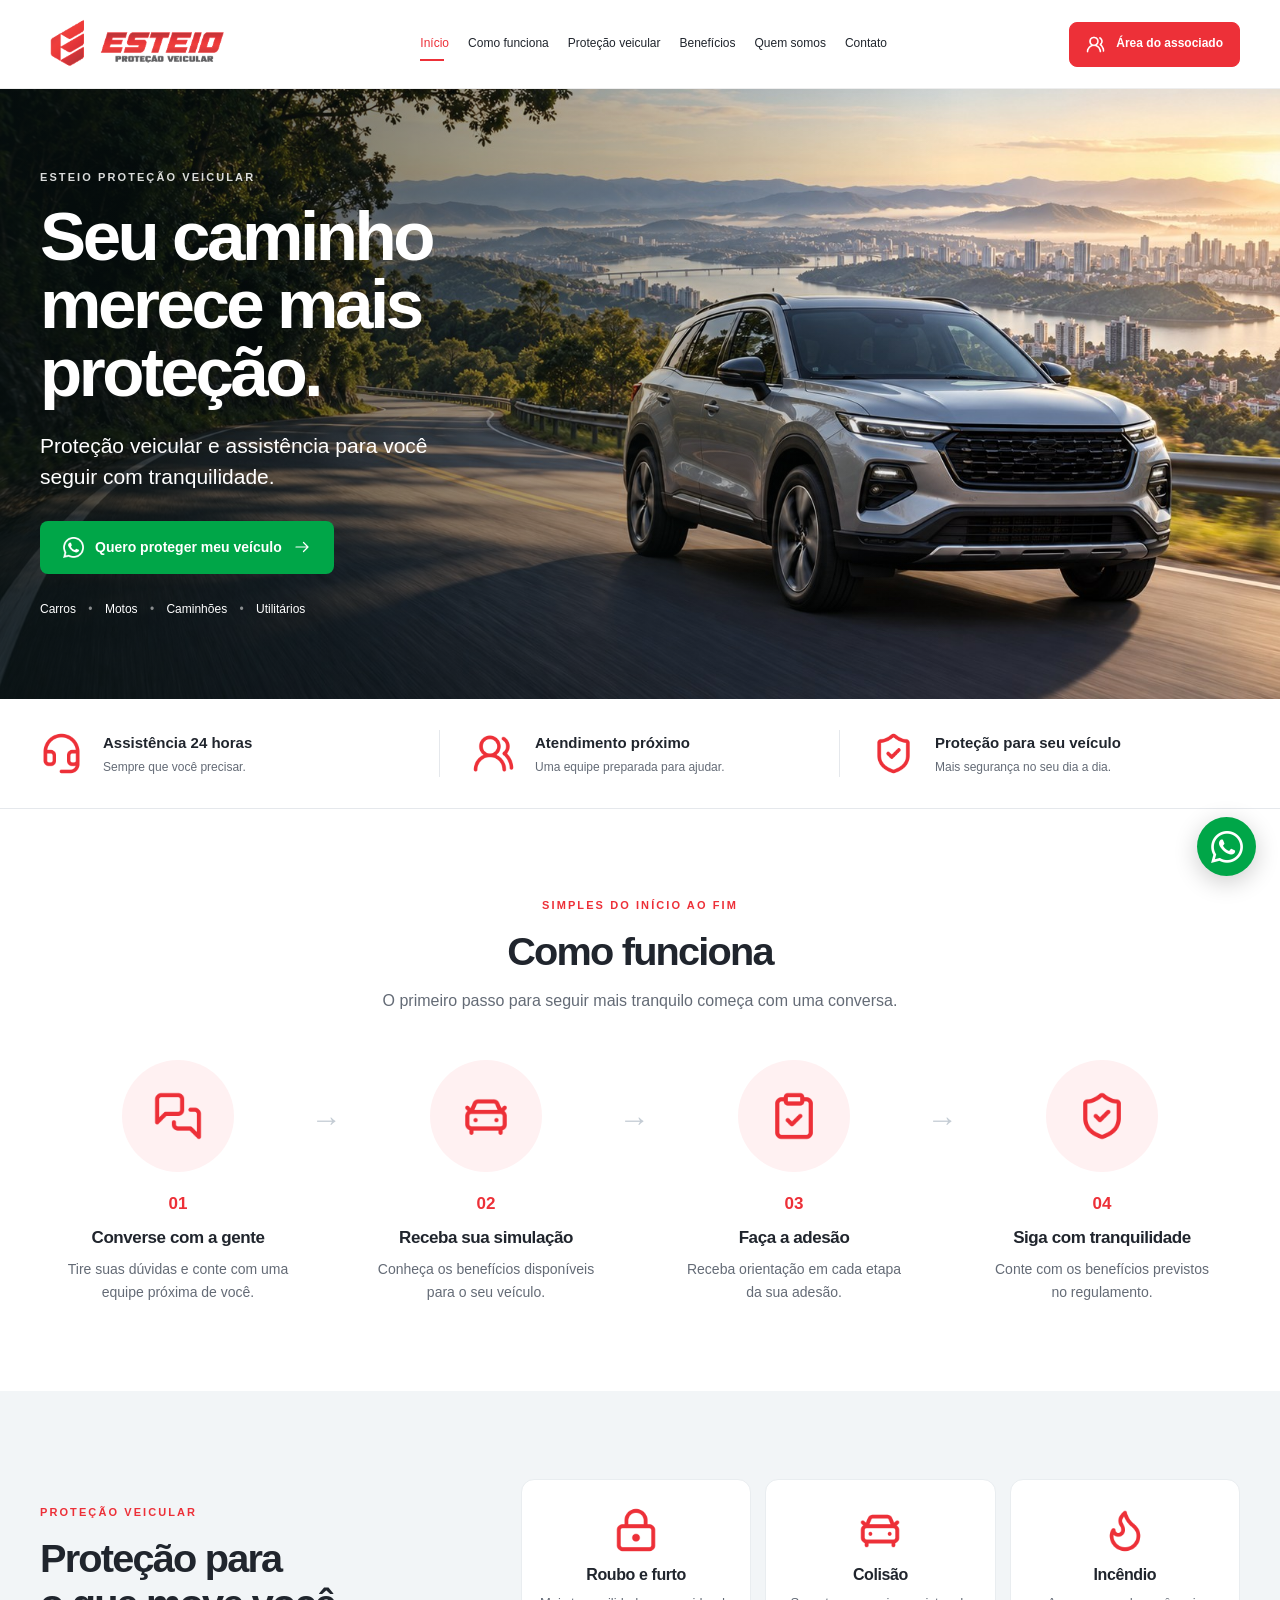
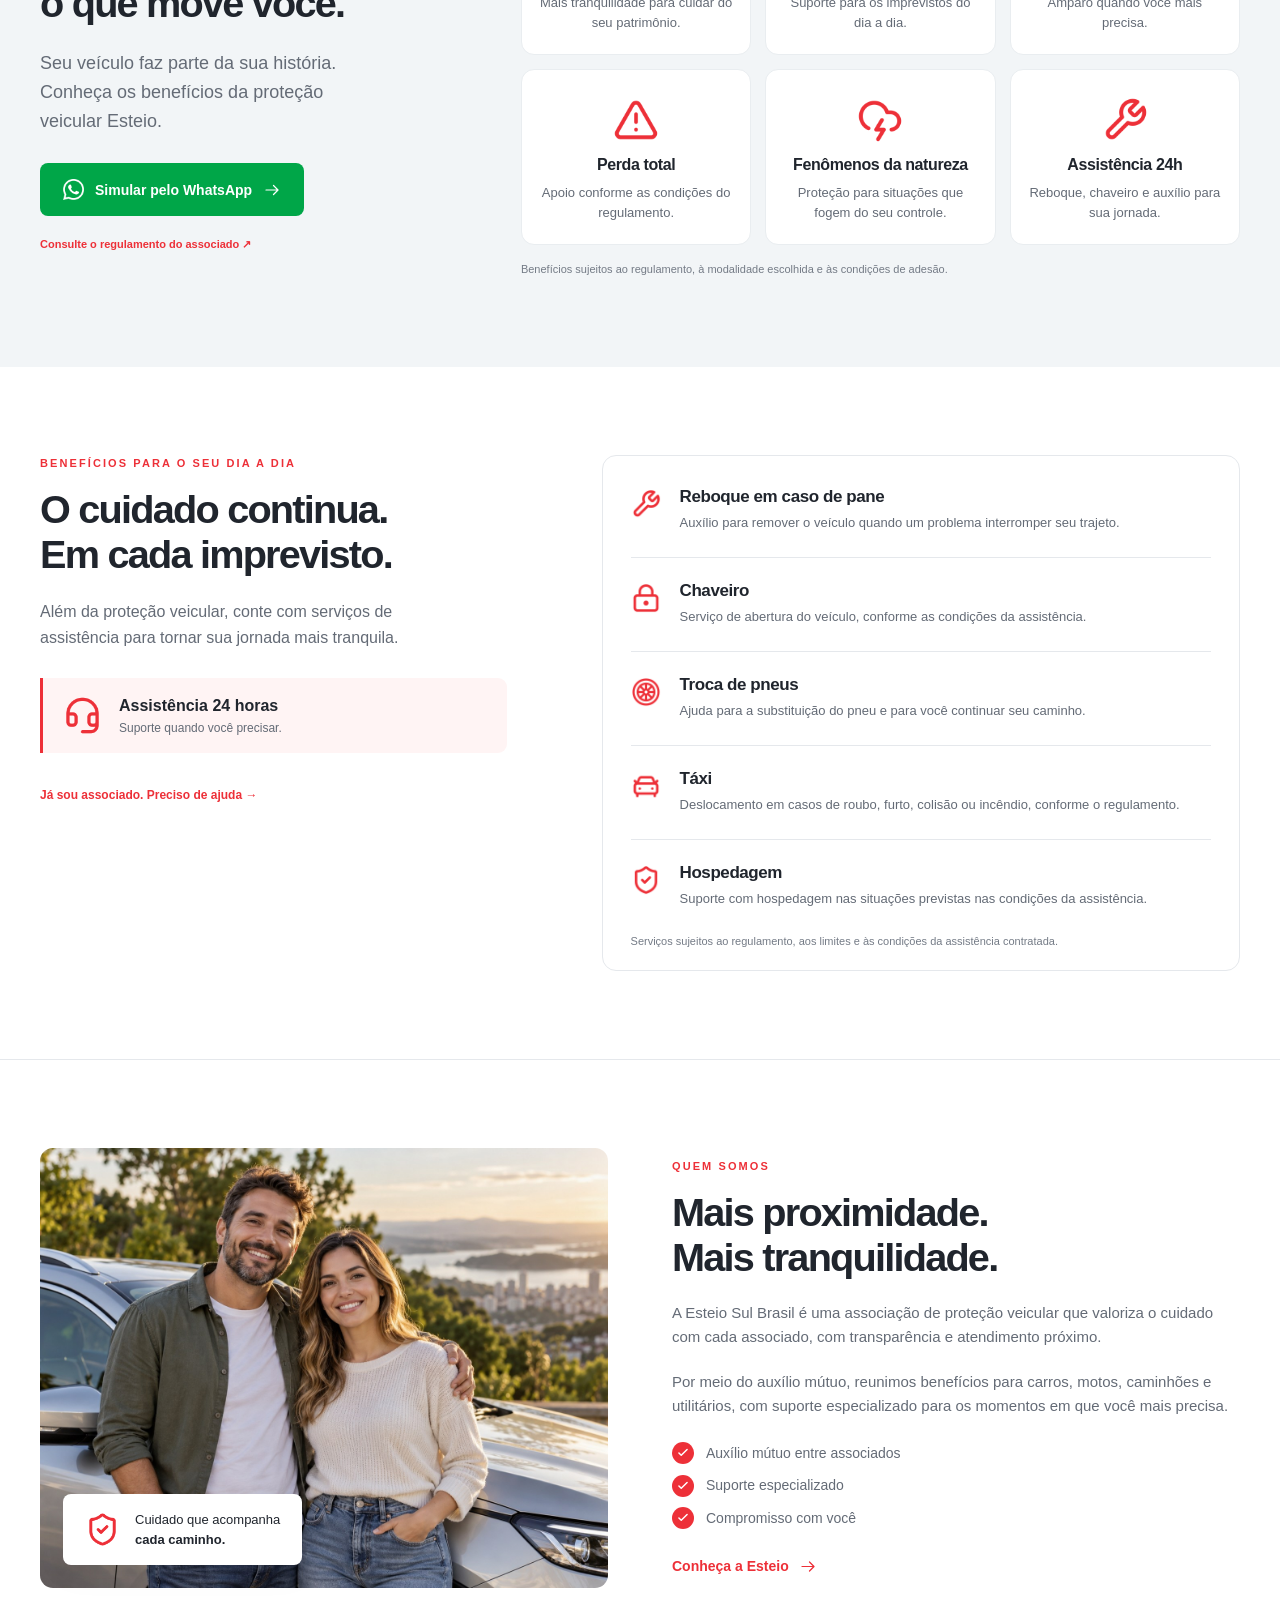
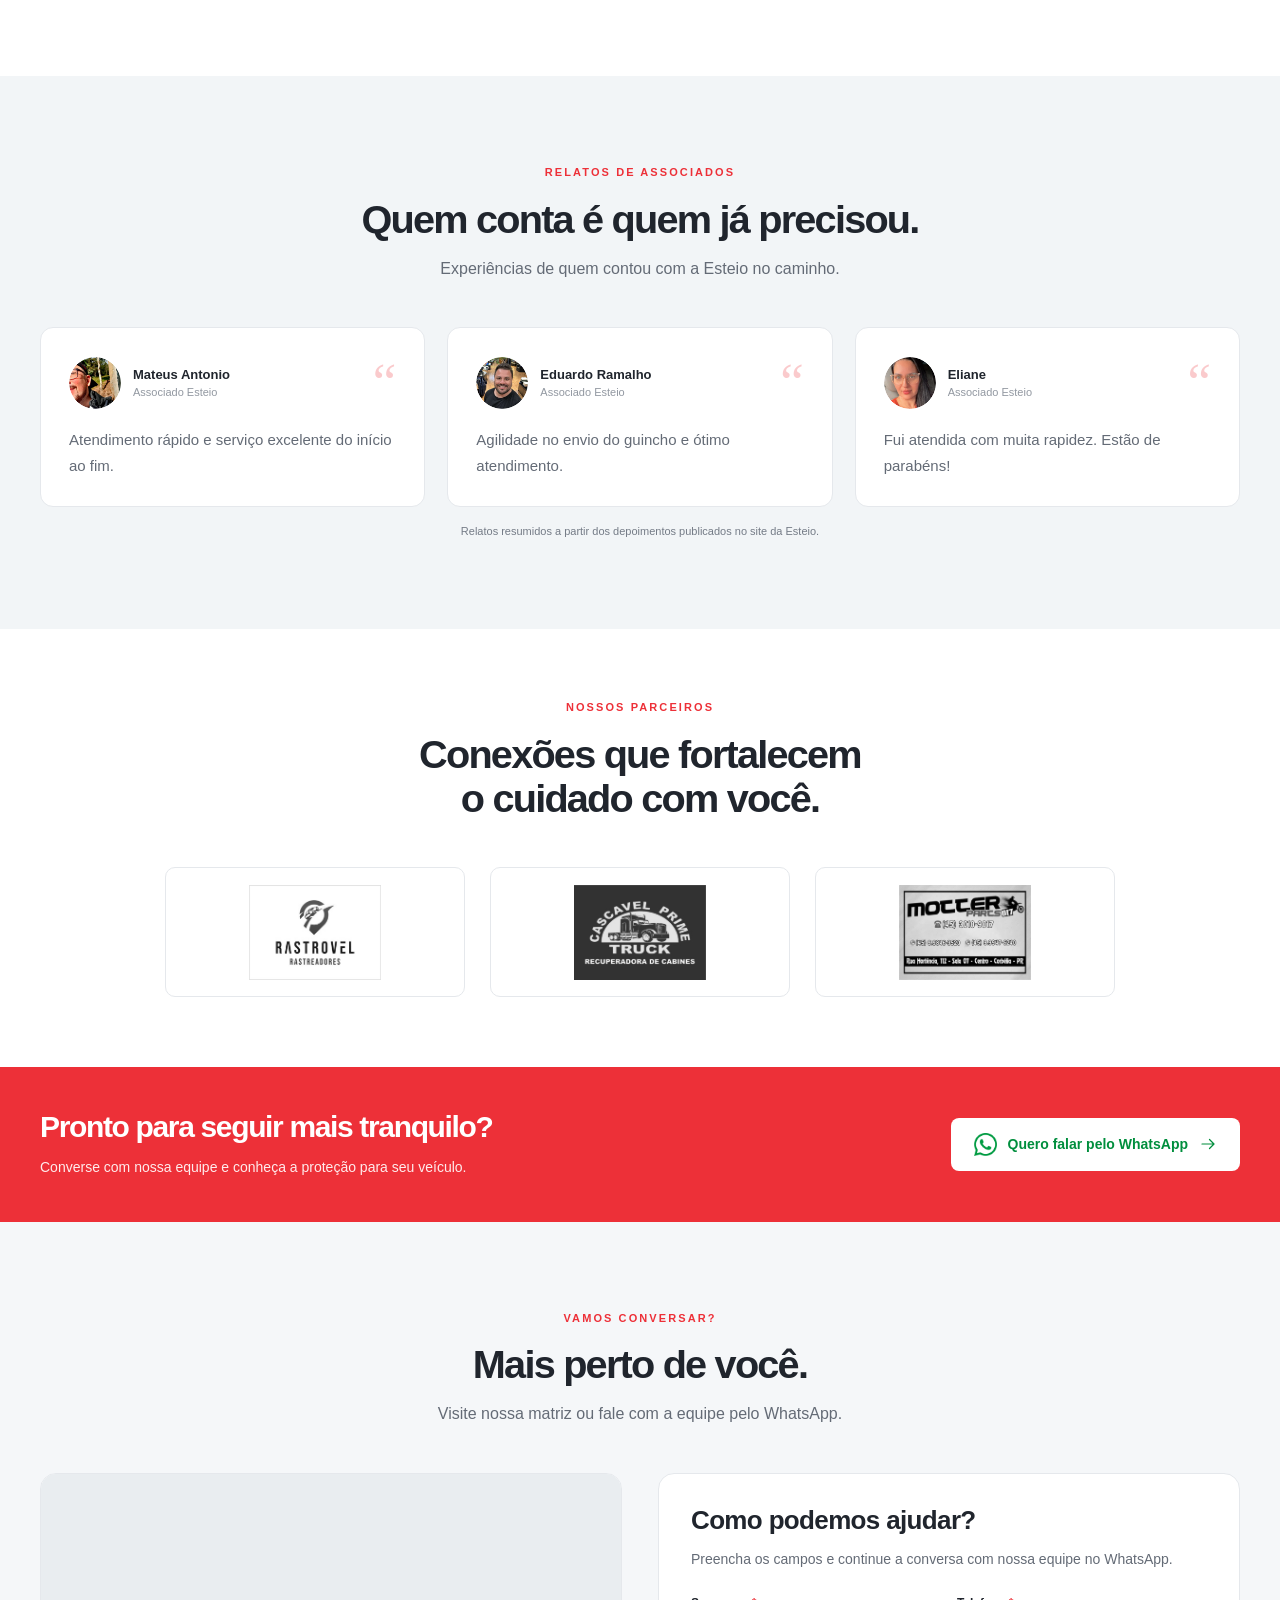
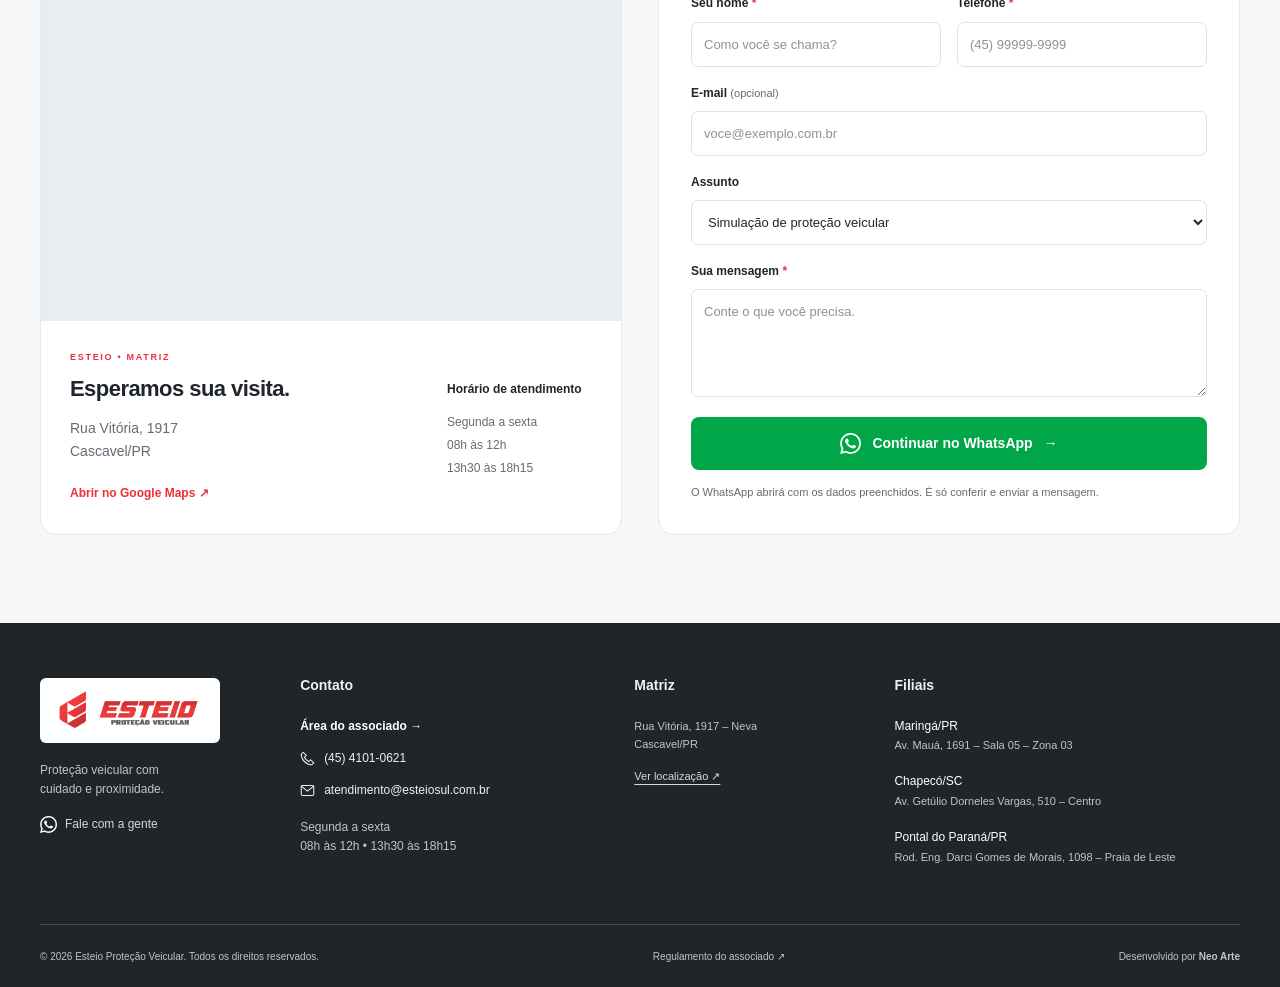
<file: index.html>
<!doctype html>
<html lang="pt-BR"><head><meta charset="utf-8"><meta name="viewport" content="width=device-width,initial-scale=1"><meta name="theme-color" content="#ee3038"><title>Esteio | Proteção Veicular</title><meta name="description" content="Conheça a proteção veicular Esteio: benefícios para seu veículo, assistência 24 horas e atendimento próximo. Solicite sua simulação."><link rel="icon" href="favicon.ico?v=2" sizes="any"><link rel="icon" type="image/png" href="assets/imagens/favicon.png?v=2"><link rel="apple-touch-icon" href="assets/imagens/apple-touch-icon.png"><link rel="stylesheet" href="assets/css/style.css"><script src="assets/js/config.js" defer></script><script src="assets/js/main.js" defer></script><script src="assets/js/contact.js" defer></script></head><body><a class="skip" href="#conteudo">Pular para o conteúdo</a>
<header class="header"><div class="container header-inner"><a class="brand" href="#inicio" aria-label="Esteio - início"><img src="assets/imagens/logo.png" alt="Esteio Proteção Veicular" width="214" height="64"></a><button class="menu-toggle" aria-controls="menu" aria-expanded="false" aria-label="Abrir menu"><span></span><span></span><span></span></button><nav id="menu" aria-label="Menu principal"><a href="#inicio">Início</a><a href="#como-funciona">Como funciona</a><a href="#protecao">Proteção veicular</a><a href="#beneficios">Benefícios</a><a href="#quem-somos">Quem somos</a><a href="#contato">Contato</a></nav><a class="btn associate-button" href="area-do-associado.html"><img class="icon png-icon" src="assets/imagens/icones/users-white.png" width="256" height="256" alt="" aria-hidden="true"><span>Área do associado</span></a></div></header>
<main id="conteudo"><section class="hero" id="inicio"><div class="container hero-inner"><div class="hero-copy"><p class="eyebrow light">ESTEIO PROTEÇÃO VEICULAR</p><h1>Seu caminho<br>merece mais<br>proteção.</h1><p class="hero-description">Proteção veicular e assistência para você seguir com tranquilidade.</p><a class="btn btn-wa" data-whatsapp href="https://wa.me/5545999370987" target="_blank" rel="noopener noreferrer"><img class="icon  png-icon whatsapp-icon" src="assets/imagens/icones/whatsapp-branco.png" width="256" height="256" alt="" aria-hidden="true"><span>Quero proteger meu veículo</span><svg class="icon arrow" viewBox="0 0 24 24" aria-hidden="true" fill="none" stroke="currentColor" stroke-width="1.65" stroke-linecap="round" stroke-linejoin="round"><path d="M4 12h16m-6-6 6 6-6 6"/></svg></a><p class="vehicle-types">Carros <span>•</span> Motos <span>•</span> Caminhões <span>•</span> Utilitários</p></div></div></section>
<div class="trust"><div class="container trust-grid"><div class="trust-item"><img class="icon  png-icon" src="assets/imagens/icones/headset.png" width="256" height="256" alt="" aria-hidden="true"><div><strong>Assistência 24 horas</strong><p>Sempre que você precisar.</p></div></div><div class="trust-item"><img class="icon  png-icon" src="assets/imagens/icones/users.png" width="256" height="256" alt="" aria-hidden="true"><div><strong>Atendimento próximo</strong><p>Uma equipe preparada para ajudar.</p></div></div><div class="trust-item"><img class="icon  png-icon" src="assets/imagens/icones/shield.png" width="256" height="256" alt="" aria-hidden="true"><div><strong>Proteção para seu veículo</strong><p>Mais segurança no seu dia a dia.</p></div></div></div></div><section class="section" id="como-funciona"><div class="container"><div class="section-heading"><p class="eyebrow">SIMPLES DO INÍCIO AO FIM</p><h2>Como funciona</h2><p>O primeiro passo para seguir mais tranquilo começa com uma conversa.</p></div><div class="steps"><article class="step"><div class="step-icon"><img class="icon  png-icon" src="assets/imagens/icones/chat.png" width="256" height="256" alt="" aria-hidden="true"></div><span class="step-number">01</span><h3>Converse com a gente</h3><p>Tire suas dúvidas e conte com uma equipe próxima de você.</p></article><article class="step"><div class="step-icon"><img class="icon  png-icon" src="assets/imagens/icones/car.png" width="256" height="256" alt="" aria-hidden="true"></div><span class="step-number">02</span><h3>Receba sua simulação</h3><p>Conheça os benefícios disponíveis para o seu veículo.</p></article><article class="step"><div class="step-icon"><img class="icon  png-icon" src="assets/imagens/icones/clipboard.png" width="256" height="256" alt="" aria-hidden="true"></div><span class="step-number">03</span><h3>Faça a adesão</h3><p>Receba orientação em cada etapa da sua adesão.</p></article><article class="step"><div class="step-icon"><img class="icon  png-icon" src="assets/imagens/icones/shield.png" width="256" height="256" alt="" aria-hidden="true"></div><span class="step-number">04</span><h3>Siga com tranquilidade</h3><p>Conte com os benefícios previstos no regulamento.</p></article></div></div></section><section class="section protection" id="protecao"><div class="container protection-layout"><div class="protection-copy"><p class="eyebrow">PROTEÇÃO VEICULAR</p><h2>Proteção para<br>o que move você.</h2><p>Seu veículo faz parte da sua história. Conheça os benefícios da proteção veicular Esteio.</p><a class="btn btn-wa" data-whatsapp href="https://wa.me/5545999370987" target="_blank" rel="noopener noreferrer"><img class="icon  png-icon whatsapp-icon" src="assets/imagens/icones/whatsapp-branco.png" width="256" height="256" alt="" aria-hidden="true"><span>Simular pelo WhatsApp</span><svg class="icon arrow" viewBox="0 0 24 24" aria-hidden="true" fill="none" stroke="currentColor" stroke-width="1.65" stroke-linecap="round" stroke-linejoin="round"><path d="M4 12h16m-6-6 6 6-6 6"/></svg></a><a class="text-link regulation" href="regras-gerais-do-associado.html" target="_blank" rel="noopener noreferrer">Consulte o regulamento do associado ↗</a></div><div><div class="benefits"><article class="benefit"><img class="icon  png-icon" src="assets/imagens/icones/lock.png" width="256" height="256" alt="" aria-hidden="true"><h3>Roubo e furto</h3><p>Mais tranquilidade para cuidar do seu patrimônio.</p></article><article class="benefit"><img class="icon  png-icon" src="assets/imagens/icones/crash.png" width="256" height="256" alt="" aria-hidden="true"><h3>Colisão</h3><p>Suporte para os imprevistos do dia a dia.</p></article><article class="benefit"><img class="icon  png-icon" src="assets/imagens/icones/fire.png" width="256" height="256" alt="" aria-hidden="true"><h3>Incêndio</h3><p>Amparo quando você mais precisa.</p></article><article class="benefit"><img class="icon  png-icon" src="assets/imagens/icones/alert.png" width="256" height="256" alt="" aria-hidden="true"><h3>Perda total</h3><p>Apoio conforme as condições do regulamento.</p></article><article class="benefit"><img class="icon  png-icon" src="assets/imagens/icones/cloud.png" width="256" height="256" alt="" aria-hidden="true"><h3>Fenômenos da natureza</h3><p>Proteção para situações que fogem do seu controle.</p></article><article class="benefit"><img class="icon  png-icon" src="assets/imagens/icones/wrench.png" width="256" height="256" alt="" aria-hidden="true"><h3>Assistência 24h</h3><p>Reboque, chaveiro e auxílio para sua jornada.</p></article></div><p class="fineprint">Benefícios sujeitos ao regulamento, à modalidade escolhida e às condições de adesão.</p></div></div></section>
<section class="section assistance-section" id="beneficios"><div class="container assistance-layout"><div class="assistance-intro"><p class="eyebrow">BENEFÍCIOS PARA O SEU DIA A DIA</p><h2>O cuidado continua.<br>Em cada imprevisto.</h2><p>Além da proteção veicular, conte com serviços de assistência para tornar sua jornada mais tranquila.</p><div class="assistance-badge"><img class="icon png-icon" src="assets/imagens/icones/headset.png" width="256" height="256" alt="" aria-hidden="true"><div><strong>Assistência 24 horas</strong><span>Suporte quando você precisar.</span></div></div><a class="text-link" href="area-do-associado.html">Já sou associado. Preciso de ajuda →</a></div><div class="assistance-services"><article class="assistance-service"><img class="icon png-icon" src="assets/imagens/icones/wrench.png" width="256" height="256" alt="" aria-hidden="true"><div><h3>Reboque em caso de pane</h3><p>Auxílio para remover o veículo quando um problema interromper seu trajeto.</p></div></article><article class="assistance-service"><img class="icon png-icon" src="assets/imagens/icones/lock.png" width="256" height="256" alt="" aria-hidden="true"><div><h3>Chaveiro</h3><p>Serviço de abertura do veículo, conforme as condições da assistência.</p></div></article><article class="assistance-service"><img class="icon png-icon" src="assets/imagens/icones/pneu.png" width="256" height="256" alt="" aria-hidden="true"><div><h3>Troca de pneus</h3><p>Ajuda para a substituição do pneu e para você continuar seu caminho.</p></div></article><article class="assistance-service"><img class="icon png-icon" src="assets/imagens/icones/car.png" width="256" height="256" alt="" aria-hidden="true"><div><h3>Táxi</h3><p>Deslocamento em casos de roubo, furto, colisão ou incêndio, conforme o regulamento.</p></div></article><article class="assistance-service"><img class="icon png-icon" src="assets/imagens/icones/shield.png" width="256" height="256" alt="" aria-hidden="true"><div><h3>Hospedagem</h3><p>Suporte com hospedagem nas situações previstas nas condições da assistência.</p></div></article><p class="fineprint">Serviços sujeitos ao regulamento, aos limites e às condições da assistência contratada.</p></div></div></section><section class="section" id="quem-somos"><div class="container about-layout"><div class="about-photo"><img src="assets/imagens/quem-somos.jpg" alt="Casal ao lado de um veículo em uma paisagem ao ar livre. Imagem ilustrativa." width="800" height="680" loading="lazy"><div class="photo-tag"><img class="icon  png-icon" src="assets/imagens/icones/shield.png" width="256" height="256" alt="" aria-hidden="true"><span>Cuidado que acompanha<br><strong>cada caminho.</strong></span></div></div><div class="about-copy"><p class="eyebrow">QUEM SOMOS</p><h2>Mais proximidade.<br>Mais tranquilidade.</h2><p>A Esteio Sul Brasil é uma associação de proteção veicular que valoriza o cuidado com cada associado, com transparência e atendimento próximo.</p><p>Por meio do auxílio mútuo, reunimos benefícios para carros, motos, caminhões e utilitários, com suporte especializado para os momentos em que você mais precisa.</p><ul class="check-list"><li><svg class="icon " viewBox="0 0 24 24" aria-hidden="true" fill="none" stroke="currentColor" stroke-width="1.65" stroke-linecap="round" stroke-linejoin="round"><path d="m5 12 4 4L19 6"/></svg> Auxílio mútuo entre associados</li><li><svg class="icon " viewBox="0 0 24 24" aria-hidden="true" fill="none" stroke="currentColor" stroke-width="1.65" stroke-linecap="round" stroke-linejoin="round"><path d="m5 12 4 4L19 6"/></svg> Suporte especializado</li><li><svg class="icon " viewBox="0 0 24 24" aria-hidden="true" fill="none" stroke="currentColor" stroke-width="1.65" stroke-linecap="round" stroke-linejoin="round"><path d="m5 12 4 4L19 6"/></svg> Compromisso com você</li></ul><a class="text-link about-link" data-whatsapp href="https://wa.me/5545999370987" target="_blank" rel="noopener noreferrer"><img class="icon  png-icon whatsapp-icon" src="assets/imagens/icones/whatsapp-verde.png" width="256" height="256" alt="" aria-hidden="true"><span>Conheça a Esteio</span><svg class="icon arrow" viewBox="0 0 24 24" aria-hidden="true" fill="none" stroke="currentColor" stroke-width="1.65" stroke-linecap="round" stroke-linejoin="round"><path d="M4 12h16m-6-6 6 6-6 6"/></svg></a></div></div></section>
<section class="section reviews" id="depoimentos"><div class="container"><div class="section-heading"><p class="eyebrow">RELATOS DE ASSOCIADOS</p><h2>Quem conta é quem já precisou.</h2><p>Experiências de quem contou com a Esteio no caminho.</p></div><div class="review-grid"><figure class="review"><div class="review-top"><img class="avatar avatar-photo" src="assets/imagens/mateus.png" alt="Foto de Mateus Antonio" width="60" height="60" loading="lazy"><figcaption><strong>Mateus Antonio</strong><span>Associado Esteio</span></figcaption><span class="quote-mark" aria-hidden="true">“</span></div><blockquote>Atendimento rápido e serviço excelente do início ao fim.</blockquote></figure><figure class="review"><div class="review-top"><img class="avatar avatar-photo" src="assets/imagens/eduardo.png" alt="Foto de Eduardo Ramalho" width="60" height="60" loading="lazy"><figcaption><strong>Eduardo Ramalho</strong><span>Associado Esteio</span></figcaption><span class="quote-mark" aria-hidden="true">“</span></div><blockquote>Agilidade no envio do guincho e ótimo atendimento.</blockquote></figure><figure class="review"><div class="review-top"><img class="avatar avatar-photo" src="assets/imagens/eliane.png" alt="Foto de Eliane" width="60" height="60" loading="lazy"><figcaption><strong>Eliane</strong><span>Associado Esteio</span></figcaption><span class="quote-mark" aria-hidden="true">“</span></div><blockquote>Fui atendida com muita rapidez. Estão de parabéns!</blockquote></figure></div><p class="fineprint centered">Relatos resumidos a partir dos depoimentos publicados no site da Esteio.</p></div></section>
<section class="section partners" id="parceiros"><div class="container"><div class="section-heading"><p class="eyebrow">NOSSOS PARCEIROS</p><h2>Conexões que fortalecem<br>o cuidado com você.</h2></div><div class="partner-grid"><div class="partner"><img src="assets/imagens/rastrovel.jpg" alt="Parceiro Rastrovel" width="240" height="120" loading="lazy"></div><div class="partner"><img src="assets/imagens/cascavel.jpg" alt="Parceiro Cascavel" width="240" height="120" loading="lazy"></div><div class="partner"><img src="assets/imagens/motter.jpg" alt="Parceiro Motter" width="240" height="120" loading="lazy"></div></div></div></section><section class="cta-band"><div class="container cta-layout"><div><h2>Pronto para seguir mais tranquilo?</h2><p>Converse com nossa equipe e conheça a proteção para seu veículo.</p></div><a class="btn btn-white" data-whatsapp href="https://wa.me/5545999370987" target="_blank" rel="noopener noreferrer"><img class="icon  png-icon whatsapp-icon" src="assets/imagens/icones/whatsapp-verde.png" width="256" height="256" alt="" aria-hidden="true"><span>Quero falar pelo WhatsApp</span><svg class="icon arrow" viewBox="0 0 24 24" aria-hidden="true" fill="none" stroke="currentColor" stroke-width="1.65" stroke-linecap="round" stroke-linejoin="round"><path d="M4 12h16m-6-6 6 6-6 6"/></svg></a></div></section><section class="section contact-section" id="contato"><div class="container"><div class="section-heading"><p class="eyebrow">VAMOS CONVERSAR?</p><h2>Mais perto de você.</h2><p>Visite nossa matriz ou fale com a equipe pelo WhatsApp.</p></div><div class="contact-layout"><div class="contact-location"><div class="contact-map"><iframe title="Localização da matriz Esteio — Rua Vitória, 1917, Cascavel/PR" src="https://www.google.com/maps?q=Rua+Vit%C3%B3ria,+1917,+Cascavel,+PR&amp;z=16&amp;output=embed" width="600" height="380" style="border:0" allowfullscreen loading="lazy" referrerpolicy="no-referrer-when-downgrade"></iframe></div><div class="contact-location-info"><div><p class="eyebrow">ESTEIO • MATRIZ</p><h3>Esperamos sua visita.</h3><address>Rua Vitória, 1917<br>Cascavel/PR</address><a class="text-link" href="https://www.google.com/maps/search/?api=1&amp;query=Rua+Vitoria+1917+Cascavel+PR" target="_blank" rel="noopener noreferrer">Abrir no Google Maps ↗</a></div><div class="contact-opening"><strong>Horário de atendimento</strong><p>Segunda a sexta<br>08h às 12h<br>13h30 às 18h15</p></div></div></div><div class="contact-form-card"><h3>Como podemos ajudar?</h3><p>Preencha os campos e continue a conversa com nossa equipe no WhatsApp.</p><form id="contact-form" action="https://wa.me/5545999370987" method="get"><div class="form-row"><div class="field"><label for="contact-name">Seu nome <span aria-hidden="true">*</span></label><input id="contact-name" name="nome" autocomplete="name" required maxlength="100" placeholder="Como você se chama?"></div><div class="field"><label for="contact-phone">Telefone <span aria-hidden="true">*</span></label><input id="contact-phone" name="telefone" type="tel" inputmode="tel" autocomplete="tel" required minlength="8" maxlength="25" pattern="[+()0-9 .-]{8,25}" placeholder="(45) 99999-9999"></div></div><div class="field"><label for="contact-email">E-mail <small>(opcional)</small></label><input id="contact-email" name="email" type="email" autocomplete="email" maxlength="150" placeholder="voce@exemplo.com.br"></div><div class="field"><label for="contact-subject">Assunto</label><select id="contact-subject" name="assunto"><option>Simulação de proteção veicular</option><option>Dúvidas sobre benefícios</option><option>Atendimento ao associado</option><option>Outros assuntos</option></select></div><div class="field"><label for="contact-message">Sua mensagem <span aria-hidden="true">*</span></label><textarea id="contact-message" name="mensagem" rows="4" required maxlength="1500" placeholder="Conte o que você precisa."></textarea></div><button class="btn btn-wa contact-submit" type="submit"><img class="icon png-icon whatsapp-icon" src="assets/imagens/icones/whatsapp-branco.png" width="256" height="256" alt="" aria-hidden="true">Continuar no WhatsApp <span aria-hidden="true">→</span></button><p class="form-note">O WhatsApp abrirá com os dados preenchidos. É só conferir e enviar a mensagem.</p><p id="contact-feedback" class="contact-feedback" role="status" aria-live="polite"></p><noscript><p class="form-note">Para preencher o formulário, ative o JavaScript ou <a href="https://wa.me/5545999370987" target="_blank" rel="noopener noreferrer">fale diretamente no WhatsApp</a>.</p></noscript></form></div></div></div></section></main>
<footer id="rodape"><div class="container"><div class="footer-grid"><div class="footer-brand"><a class="footer-logo" href="#inicio"><img src="assets/imagens/logo.png" alt="Esteio Proteção Veicular" width="200" height="60" loading="lazy"></a><p>Proteção veicular com<br>cuidado e proximidade.</p><a class="footer-wa" data-whatsapp href="https://wa.me/5545999370987" target="_blank" rel="noopener noreferrer"><img class="icon  png-icon whatsapp-icon" src="assets/imagens/icones/whatsapp-branco.png" width="256" height="256" alt="" aria-hidden="true"><span>Fale com a gente</span><svg class="icon arrow" viewBox="0 0 24 24" aria-hidden="true" fill="none" stroke="currentColor" stroke-width="1.65" stroke-linecap="round" stroke-linejoin="round"><path d="M4 12h16m-6-6 6 6-6 6"/></svg></a></div><div class="footer-contact"><h3>Contato</h3><a class="footer-member-link" href="area-do-associado.html">Área do associado →</a><a href="tel:+554541010621"><svg class="icon " viewBox="0 0 24 24" aria-hidden="true" fill="none" stroke="currentColor" stroke-width="1.65" stroke-linecap="round" stroke-linejoin="round"><path d="M5 2 2 5c0 9 8 17 17 17l3-3-5-5-3 3a15 15 0 0 1-7-7l3-3z"/></svg><span>(45) 4101-0621</span></a><a href="mailto:atendimento@esteiosul.com.br"><svg class="icon " viewBox="0 0 24 24" aria-hidden="true" fill="none" stroke="currentColor" stroke-width="1.65" stroke-linecap="round" stroke-linejoin="round"><rect x="2" y="4" width="20" height="16" rx="2"/><path d="m2 5 10 8L22 5"/></svg><span>atendimento@esteiosul.com.br</span></a><p class="hours">Segunda a sexta<br>08h às 12h • 13h30 às 18h15</p></div><div><h3>Matriz</h3><address>Rua Vitória, 1917 – Neva<br>Cascavel/PR</address><a class="map-link" target="_blank" rel="noopener noreferrer" href="https://www.google.com/maps/search/?api=1&query=Rua+Vitoria+1917+Cascavel+PR">Ver localização ↗</a></div><div class="branches"><h3>Filiais</h3><div><strong>Maringá/PR</strong><address>Av. Mauá, 1691 – Sala 05 – Zona 03</address></div><div><strong>Chapecó/SC</strong><address>Av. Getúlio Dorneles Vargas, 510 – Centro</address></div><div><strong>Pontal do Paraná/PR</strong><address>Rod. Eng. Darci Gomes de Morais, 1098 – Praia de Leste</address></div></div></div><div class="footer-bottom"><p>© <span id="year">2026</span> Esteio Proteção Veicular. Todos os direitos reservados.</p><a href="regras-gerais-do-associado.html" target="_blank" rel="noopener noreferrer">Regulamento do associado ↗</a><a href="https://neoartepub.com.br/" target="_blank" rel="noopener noreferrer">Desenvolvido por <strong>Neo Arte</strong></a></div></div></footer><a class="floating-wa" data-whatsapp href="https://wa.me/5545999370987" target="_blank" rel="noopener noreferrer"><img class="icon  png-icon whatsapp-icon" src="assets/imagens/icones/whatsapp-branco.png" width="256" height="256" alt="" aria-hidden="true"><span>Converse pelo WhatsApp</span><svg class="icon arrow" viewBox="0 0 24 24" aria-hidden="true" fill="none" stroke="currentColor" stroke-width="1.65" stroke-linecap="round" stroke-linejoin="round"><path d="M4 12h16m-6-6 6 6-6 6"/></svg></a></body></html>
</file>
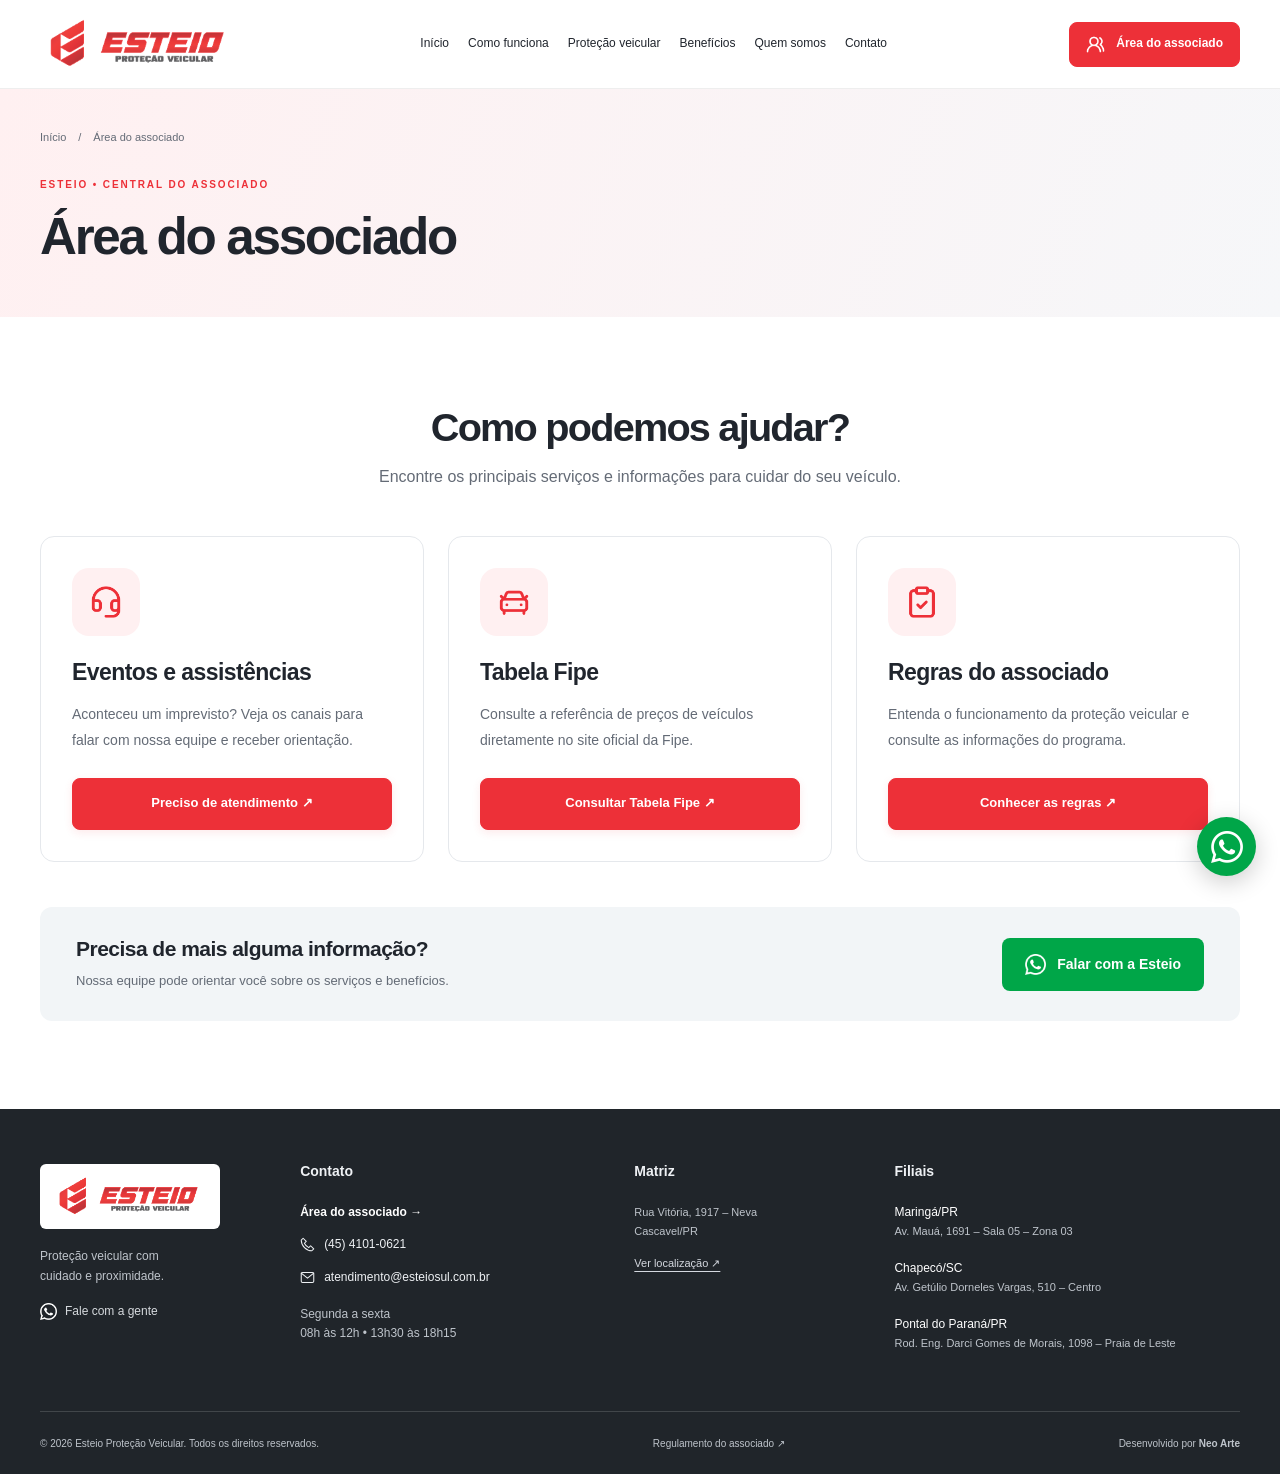
<file: area-do-associado.html>
<!doctype html>
<html lang="pt-BR"><head><meta charset="utf-8"><meta name="viewport" content="width=device-width,initial-scale=1"><meta name="theme-color" content="#ee3038"><title>Área do associado | Esteio Proteção Veicular</title><meta name="description" content="Área do associado: informações e canais de atendimento para associados Esteio."><link rel="icon" href="favicon.ico?v=2" sizes="any"><link rel="icon" type="image/png" href="assets/imagens/favicon.png?v=2"><link rel="apple-touch-icon" href="assets/imagens/apple-touch-icon.png"><link rel="stylesheet" href="assets/css/style.css"><script src="assets/js/config.js" defer></script><script src="assets/js/main.js" defer></script></head><body><a class="skip" href="#conteudo">Pular para o conteúdo</a><header class="header"><div class="container header-inner"><a class="brand" href="index.html#inicio" aria-label="Esteio - início"><img src="assets/imagens/logo.png" alt="Esteio Proteção Veicular" width="214" height="64"></a><button class="menu-toggle" aria-controls="menu" aria-expanded="false" aria-label="Abrir menu"><span></span><span></span><span></span></button><nav id="menu" aria-label="Menu principal"><a href="index.html#inicio">Início</a><a href="index.html#como-funciona">Como funciona</a><a href="index.html#protecao">Proteção veicular</a><a href="index.html#beneficios">Benefícios</a><a href="index.html#quem-somos">Quem somos</a><a href="index.html#contato">Contato</a></nav><a class="btn associate-button" href="area-do-associado.html"><img class="icon png-icon" src="assets/imagens/icones/users-white.png" width="256" height="256" alt="" aria-hidden="true"><span>Área do associado</span></a></div></header>
<main id="conteudo"><section class="member-hero"><div class="container"><div class="breadcrumb"><a href="index.html">Início</a><span>/</span>Área do associado</div><p class="eyebrow">ESTEIO • CENTRAL DO ASSOCIADO</p><h1>Área do associado</h1></div></section><section class="section member-content"><div class="container"><div class="section-heading"><h2>Como podemos ajudar?</h2><p>Encontre os principais serviços e informações para cuidar do seu veículo.</p></div><div class="member-grid"><article class="member-card"><div class="member-card-icon"><img class="icon png-icon" src="assets/imagens/icones/headset.png" width="256" height="256" alt="" aria-hidden="true"></div><h3>Eventos e assistências</h3><p>Aconteceu um imprevisto? Veja os canais para falar com nossa equipe e receber orientação.</p><a class="btn member-action" href="registro-de-eventos.html">Preciso de atendimento ↗</a></article><article class="member-card"><div class="member-card-icon"><img class="icon png-icon" src="assets/imagens/icones/car.png" width="256" height="256" alt="" aria-hidden="true"></div><h3>Tabela Fipe</h3><p>Consulte a referência de preços de veículos diretamente no site oficial da Fipe.</p><a class="btn member-action" href="https://veiculos.fipe.org.br/" target="_blank" rel="noopener noreferrer">Consultar Tabela Fipe ↗</a></article><article class="member-card"><div class="member-card-icon"><img class="icon png-icon" src="assets/imagens/icones/clipboard.png" width="256" height="256" alt="" aria-hidden="true"></div><h3>Regras do associado</h3><p>Entenda o funcionamento da proteção veicular e consulte as informações do programa.</p><a class="btn member-action" href="regras-gerais-do-associado.html">Conhecer as regras ↗</a></article></div><div class="member-help"><div><h3>Precisa de mais alguma informação?</h3><p>Nossa equipe pode orientar você sobre os serviços e benefícios.</p></div><a class="btn btn-wa" data-whatsapp href="https://wa.me/5545999370987" target="_blank" rel="noopener noreferrer"><img class="icon png-icon whatsapp-icon" src="assets/imagens/icones/whatsapp-branco.png" width="256" height="256" alt=""><span>Falar com a Esteio</span></a></div></div></section></main><footer id="contato"><div class="container"><div class="footer-grid"><div class="footer-brand"><a class="footer-logo" href="index.html#inicio"><img src="assets/imagens/logo.png" alt="Esteio Proteção Veicular" width="200" height="60" loading="lazy"></a><p>Proteção veicular com<br>cuidado e proximidade.</p><a class="footer-wa" data-whatsapp href="https://wa.me/5545999370987" target="_blank" rel="noopener noreferrer"><img class="icon  png-icon whatsapp-icon" src="assets/imagens/icones/whatsapp-branco.png" width="256" height="256" alt="" aria-hidden="true"><span>Fale com a gente</span><svg class="icon arrow" viewBox="0 0 24 24" aria-hidden="true" fill="none" stroke="currentColor" stroke-width="1.65" stroke-linecap="round" stroke-linejoin="round"><path d="M4 12h16m-6-6 6 6-6 6"/></svg></a></div><div class="footer-contact"><h3>Contato</h3><a class="footer-member-link" href="area-do-associado.html">Área do associado →</a><a href="tel:+554541010621"><svg class="icon " viewBox="0 0 24 24" aria-hidden="true" fill="none" stroke="currentColor" stroke-width="1.65" stroke-linecap="round" stroke-linejoin="round"><path d="M5 2 2 5c0 9 8 17 17 17l3-3-5-5-3 3a15 15 0 0 1-7-7l3-3z"/></svg><span>(45) 4101-0621</span></a><a href="mailto:atendimento@esteiosul.com.br"><svg class="icon " viewBox="0 0 24 24" aria-hidden="true" fill="none" stroke="currentColor" stroke-width="1.65" stroke-linecap="round" stroke-linejoin="round"><rect x="2" y="4" width="20" height="16" rx="2"/><path d="m2 5 10 8L22 5"/></svg><span>atendimento@esteiosul.com.br</span></a><p class="hours">Segunda a sexta<br>08h às 12h • 13h30 às 18h15</p></div><div><h3>Matriz</h3><address>Rua Vitória, 1917 – Neva<br>Cascavel/PR</address><a class="map-link" target="_blank" rel="noopener noreferrer" href="https://www.google.com/maps/search/?api=1&query=Rua+Vitoria+1917+Cascavel+PR">Ver localização ↗</a></div><div class="branches"><h3>Filiais</h3><div><strong>Maringá/PR</strong><address>Av. Mauá, 1691 – Sala 05 – Zona 03</address></div><div><strong>Chapecó/SC</strong><address>Av. Getúlio Dorneles Vargas, 510 – Centro</address></div><div><strong>Pontal do Paraná/PR</strong><address>Rod. Eng. Darci Gomes de Morais, 1098 – Praia de Leste</address></div></div></div><div class="footer-bottom"><p>© <span id="year">2026</span> Esteio Proteção Veicular. Todos os direitos reservados.</p><a href="regras-gerais-do-associado.html" target="_blank" rel="noopener noreferrer">Regulamento do associado ↗</a><a href="https://neoartepub.com.br/" target="_blank" rel="noopener noreferrer">Desenvolvido por <strong>Neo Arte</strong></a></div></div></footer><a class="floating-wa" data-whatsapp href="https://wa.me/5545999370987" target="_blank" rel="noopener noreferrer"><img class="icon  png-icon whatsapp-icon" src="assets/imagens/icones/whatsapp-branco.png" width="256" height="256" alt="" aria-hidden="true"><span>Converse pelo WhatsApp</span><svg class="icon arrow" viewBox="0 0 24 24" aria-hidden="true" fill="none" stroke="currentColor" stroke-width="1.65" stroke-linecap="round" stroke-linejoin="round"><path d="M4 12h16m-6-6 6 6-6 6"/></svg></a></body></html>
</file>
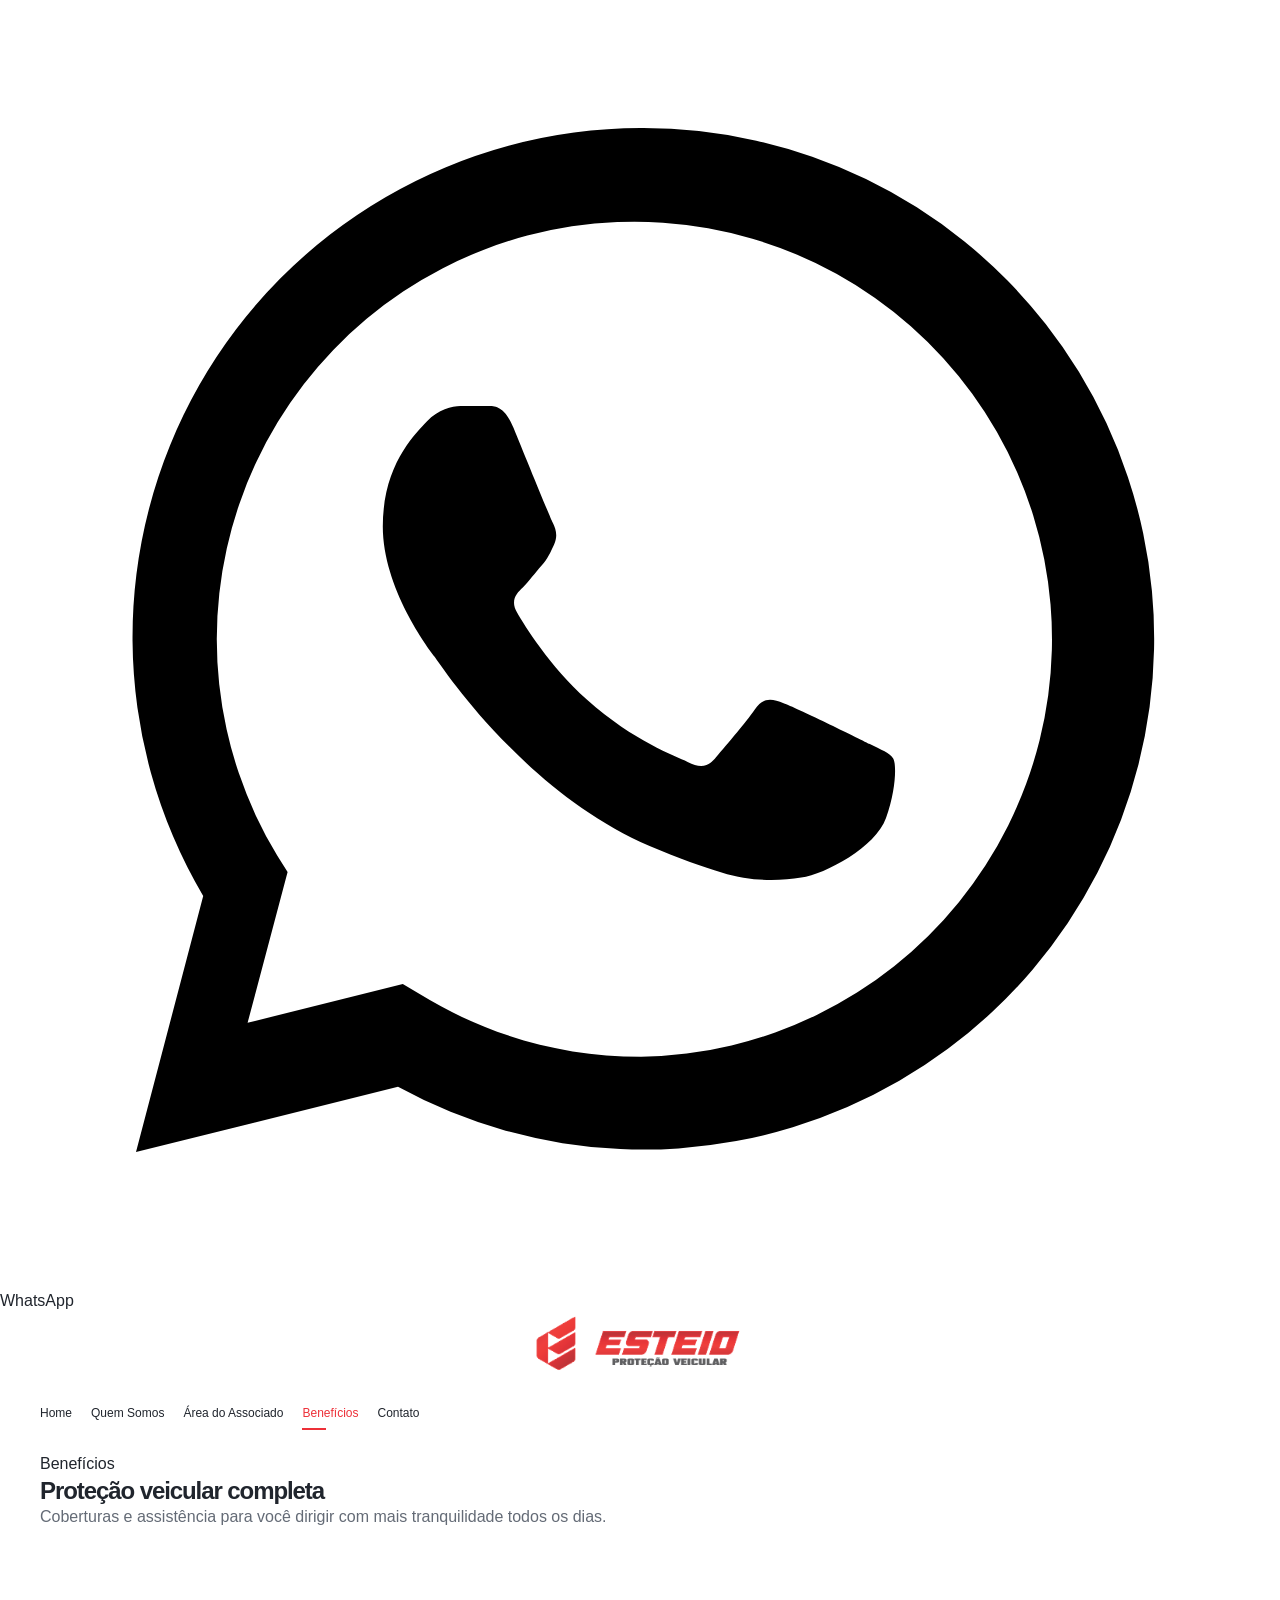
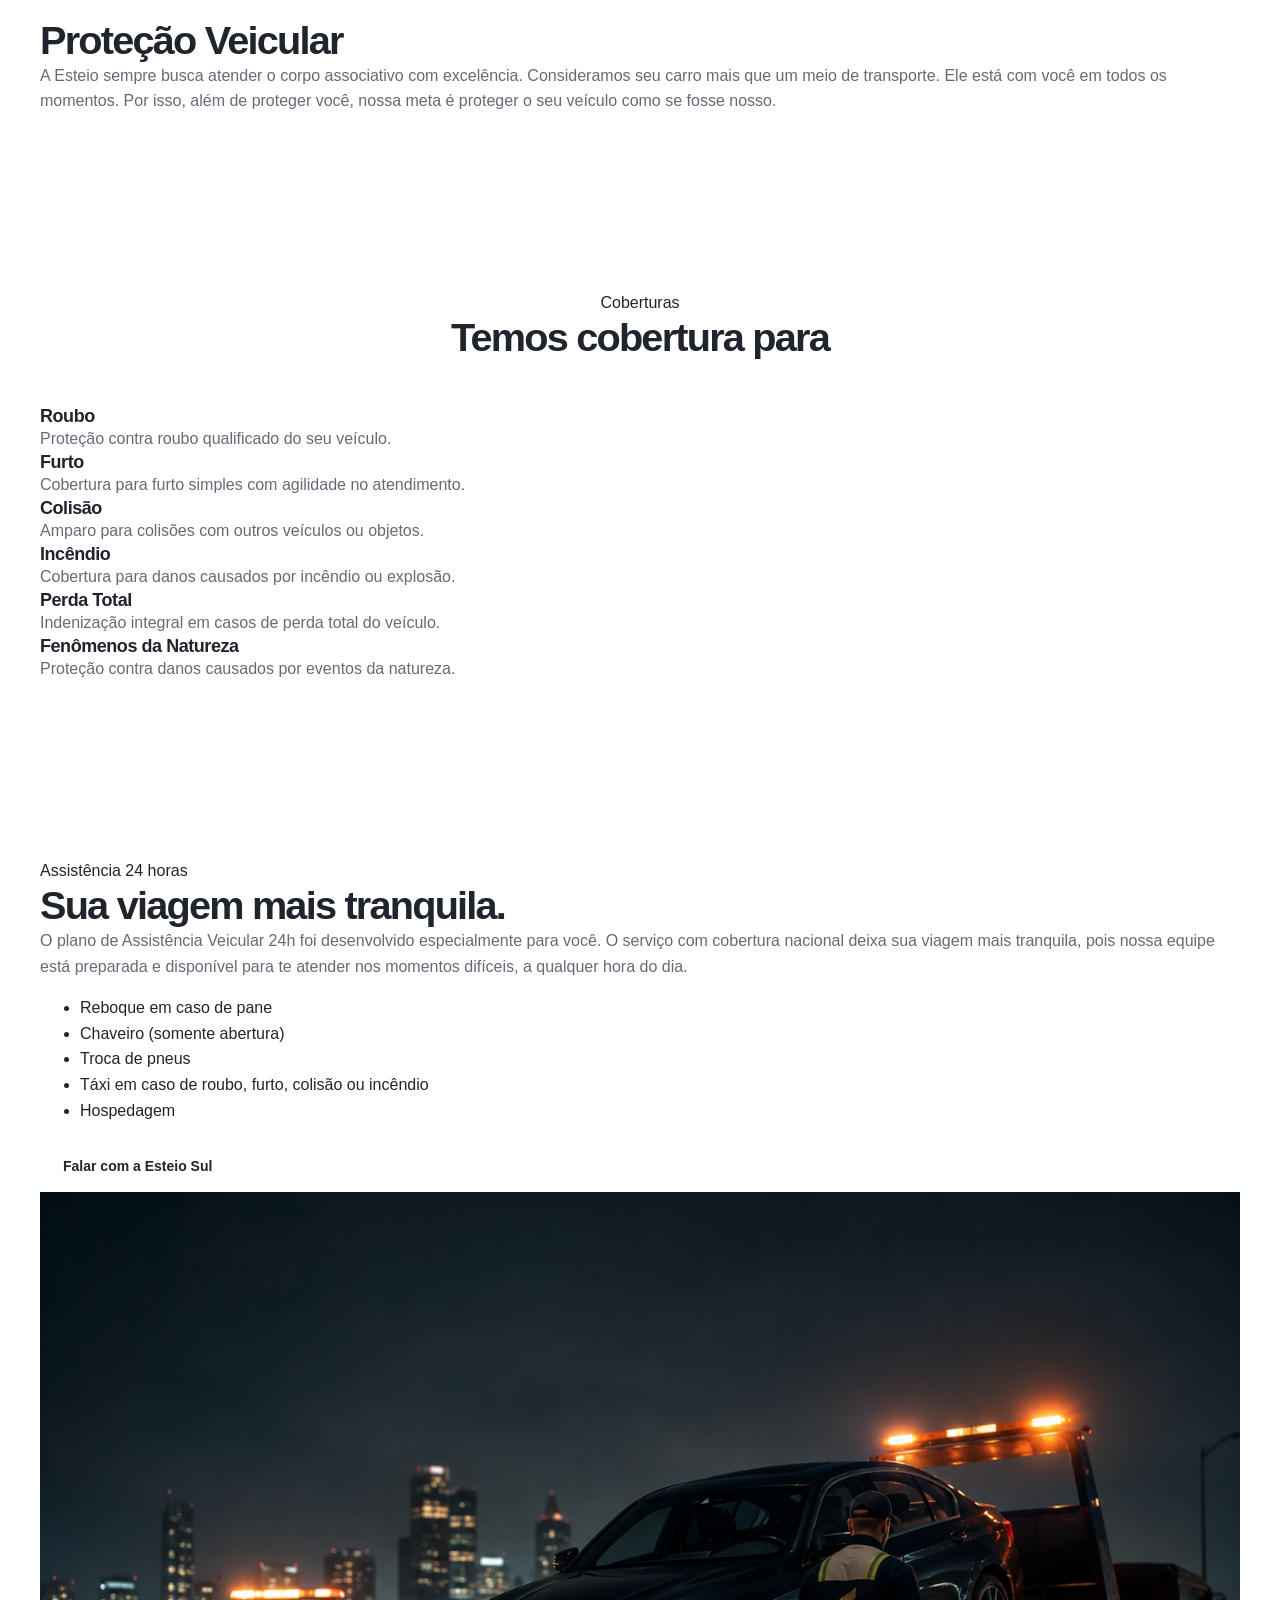
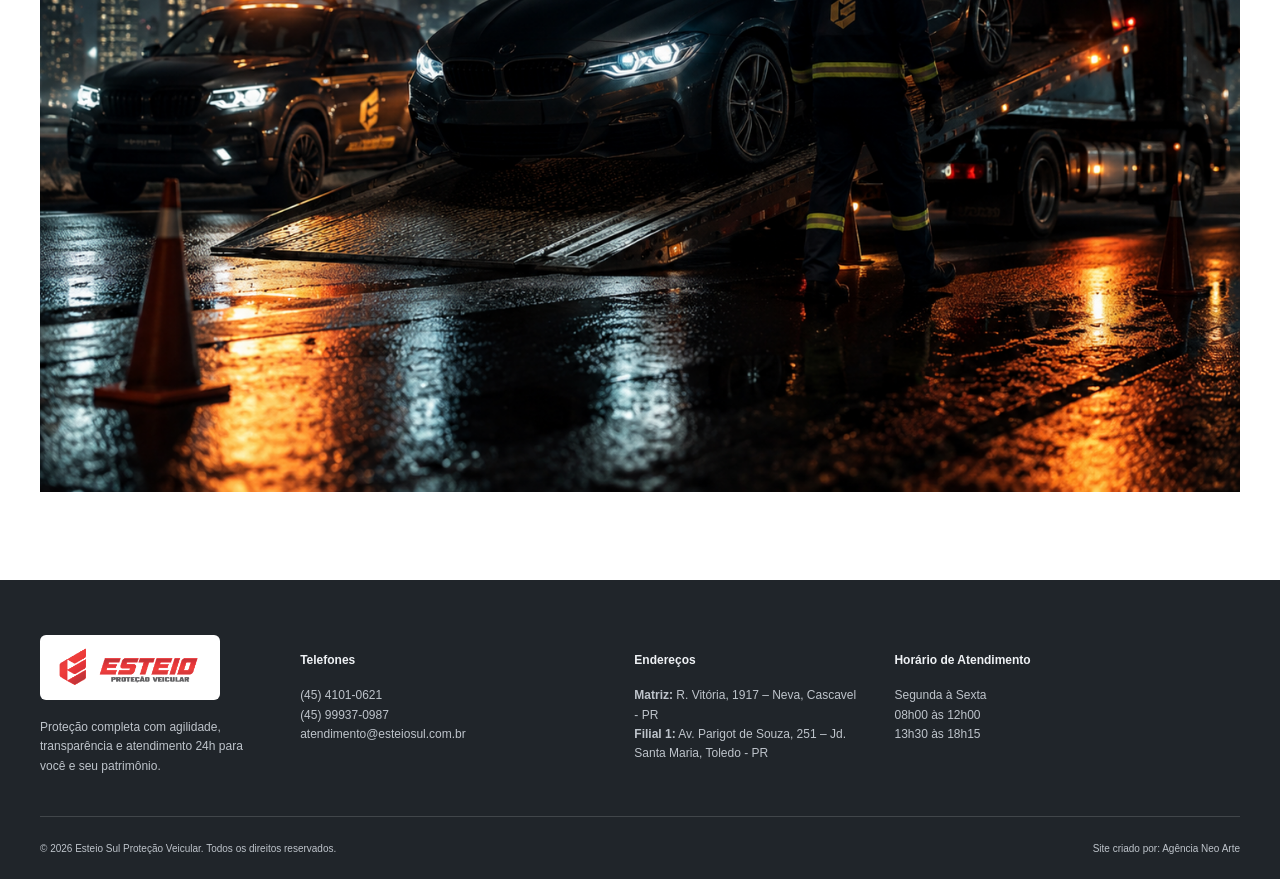
<file: beneficios.html>
<!DOCTYPE html>
<html lang="pt-BR">
<head>
  <meta charset="UTF-8" />
  <meta name="viewport" content="width=device-width, initial-scale=1.0" />
  <title>Benefícios | Esteio Sul Proteção Veicular</title>
  <meta name="description" content="Coberturas e benefícios da proteção veicular Esteio Sul." />
  <link rel="icon" type="image/png" href="assets/img/logo.png" />
  <link rel="stylesheet" href="assets/css/style.css" />
</head>
<body>
  <a class="whatsapp-float" href="https://wa.me/5545999370987?text=Ol%C3%A1%20Esteio%20Sul!%20Gostaria%20de%20mais%20informa%C3%A7%C3%B5es%20sobre%20prote%C3%A7%C3%A3o%20veicular." target="_blank" aria-label="Falar no WhatsApp"><svg viewBox="0 0 32 32" aria-hidden="true" focusable="false"><path d="M16.02 3.2A12.73 12.73 0 0 0 5.08 22.4L3.4 28.8l6.55-1.63A12.77 12.77 0 1 0 16.02 3.2Zm0 23.22c-2.04 0-3.94-.58-5.55-1.58l-.4-.24-3.88.97 1-3.77-.26-.41a10.44 10.44 0 1 1 9.1 5.03Zm5.72-7.82c-.31-.16-1.86-.92-2.15-1.02-.29-.11-.5-.16-.72.16-.21.31-.82 1.02-1 1.23-.19.21-.37.24-.68.08-.31-.16-1.32-.49-2.52-1.56-.93-.83-1.56-1.86-1.74-2.17-.18-.31-.02-.48.14-.63.14-.14.31-.37.47-.55.16-.18.21-.31.31-.52.1-.21.05-.39-.03-.55-.08-.16-.72-1.73-.98-2.37-.26-.62-.52-.54-.72-.55h-.61c-.21 0-.55.08-.84.39-.29.31-1.1 1.08-1.1 2.62s1.13 3.04 1.29 3.25c.16.21 2.22 3.38 5.38 4.74.75.32 1.34.52 1.8.66.76.24 1.45.21 1.99.13.61-.09 1.86-.76 2.12-1.49.26-.73.26-1.36.18-1.49-.08-.13-.29-.21-.61-.37Z"/></svg><span>WhatsApp</span></a>
  <header class="site-header">
    <div class="container header-wrap">
      <a href="index.html" class="brand"><img src="assets/img/logo.png" alt="Esteio Sul Proteção Veicular" /></a>
      <button class="menu-toggle" aria-label="Abrir menu">☰</button>
      <nav class="site-nav"><a class="" href="index.html">Home</a><a class="" href="quem-somos.html">Quem Somos</a><a class="" href="area-do-associado.html">Área do Associado</a><a class="active" href="beneficios.html">Benefícios</a><a class="" href="contato.html">Contato</a></nav>
    </div>
  </header>
  <main><section class="page-hero"><div class="container"><span class="section-label">Benefícios</span><h1>Proteção veicular completa</h1><p>Coberturas e assistência para você dirigir com mais tranquilidade todos os dias.</p></div></section>
<section class="section"><div class="container content-card large"><h2>Proteção Veicular</h2><p>A Esteio sempre busca atender o corpo associativo com excelência. Consideramos seu carro mais que um meio de transporte. Ele está com você em todos os momentos. Por isso, além de proteger você, nossa meta é proteger o seu veículo como se fosse nosso.</p></div></section>
<section class="section section-dark"><div class="container"><div class="section-heading center"><span class="section-label">Coberturas</span><h2>Temos cobertura para</h2></div><div class="benefit-grid"><article class="benefit-card"><h3>Roubo</h3><p>Proteção contra roubo qualificado do seu veículo.</p></article><article class="benefit-card"><h3>Furto</h3><p>Cobertura para furto simples com agilidade no atendimento.</p></article><article class="benefit-card"><h3>Colisão</h3><p>Amparo para colisões com outros veículos ou objetos.</p></article><article class="benefit-card"><h3>Incêndio</h3><p>Cobertura para danos causados por incêndio ou explosão.</p></article><article class="benefit-card"><h3>Perda Total</h3><p>Indenização integral em casos de perda total do veículo.</p></article><article class="benefit-card"><h3>Fenômenos da Natureza</h3><p>Proteção contra danos causados por eventos da natureza.</p></article></div></div></section>
<section class="section assistance"><div class="container assistance-wrap"><div class="assistance-copy"><span class="section-label">Assistência 24 horas</span><h2>Sua viagem mais tranquila.</h2><p>O plano de Assistência Veicular 24h foi desenvolvido especialmente para você. O serviço com cobertura nacional deixa sua viagem mais tranquila, pois nossa equipe está preparada e disponível para te atender nos momentos difíceis, a qualquer hora do dia.</p><ul><li>Reboque em caso de pane</li><li>Chaveiro (somente abertura)</li><li>Troca de pneus</li><li>Táxi em caso de roubo, furto, colisão ou incêndio</li><li>Hospedagem</li></ul><a class="btn btn-primary" href="contato.html">Falar com a Esteio Sul</a></div><div class="assistance-image"><img src="assets/img/assistance.jpg" alt="Assistência 24h"></div></div></section>
</main>
  <footer class="site-footer">
    <div class="container footer-grid">
      <div>
        <img class="footer-logo" src="assets/img/logo.png" alt="Esteio Sul" />
        <p>Proteção completa com agilidade, transparência e atendimento 24h para você e seu patrimônio.</p>
      </div>
      <div>
        <h4>Telefones</h4>
        <p><a href="tel:+554541010621">(45) 4101-0621</a></p>
        <p><a href="https://wa.me/5545999370987" target="_blank">(45) 99937-0987</a></p>
        <p><a href="mailto:atendimento@esteiosul.com.br">atendimento@esteiosul.com.br</a></p>
      </div>
      <div>
        <h4>Endereços</h4>
        <p><strong>Matriz:</strong> R. Vitória, 1917 – Neva, Cascavel - PR</p>
        <p><strong>Filial 1:</strong> Av. Parigot de Souza, 251 – Jd. Santa Maria, Toledo - PR</p>
      </div>
      <div>
        <h4>Horário de Atendimento</h4>
        <p>Segunda à Sexta</p>
        <p>08h00 às 12h00</p>
        <p>13h30 às 18h15</p>
      </div>
    </div>
    <div class="container footer-bottom">
      <span>© 2026 Esteio Sul Proteção Veicular. Todos os direitos reservados.</span>
      <span>Site criado por: <a href="https://neoartepub.com.br/" target="_blank" rel="noopener">Agência Neo Arte</a></span>
    </div>
  </footer>
  <script src="assets/js/script.js"></script>
</body>
</html>
</file>
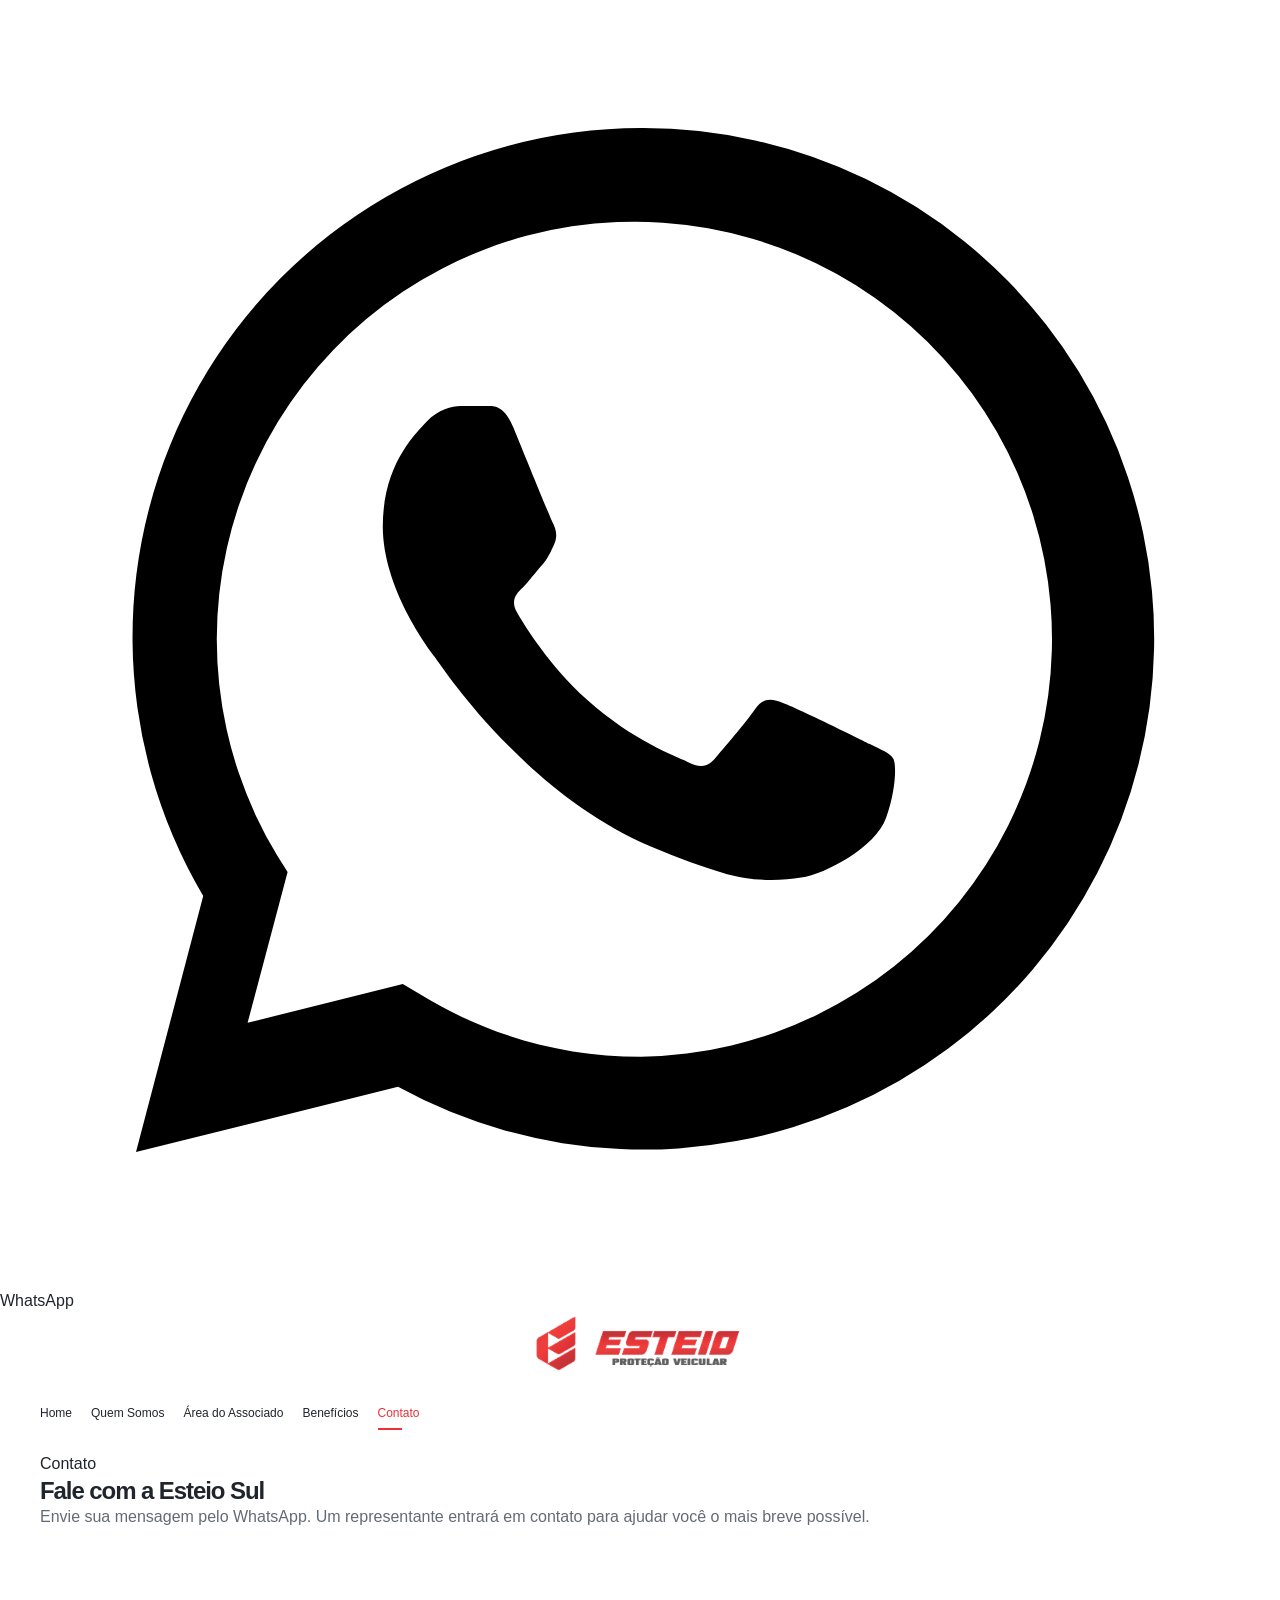
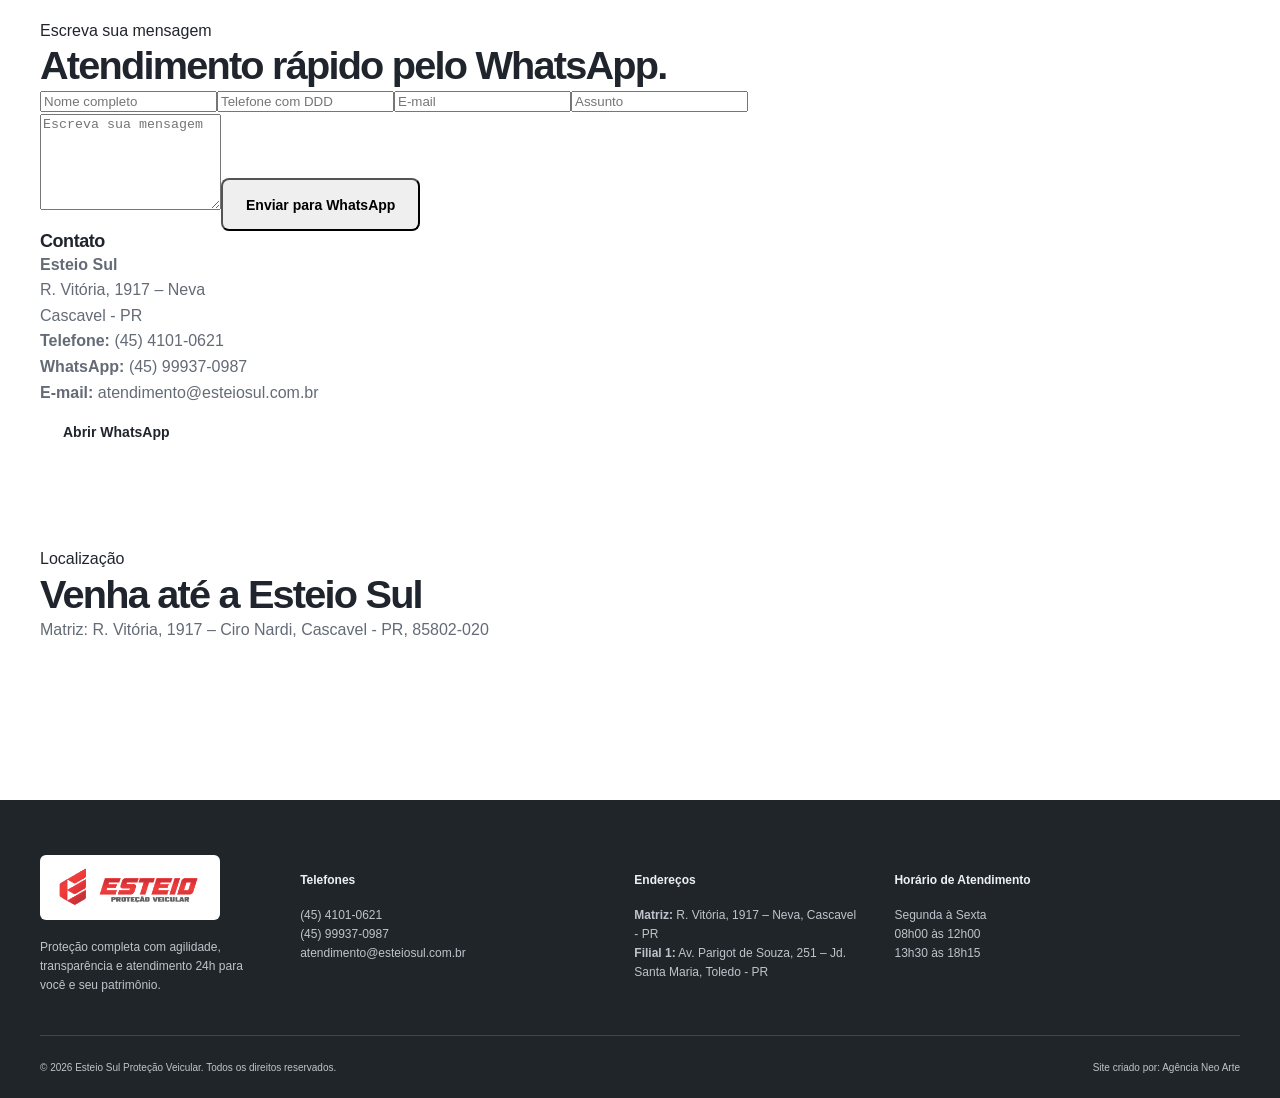
<file: contato.html>
<!DOCTYPE html>
<html lang="pt-BR">
<head>
  <meta charset="UTF-8" />
  <meta name="viewport" content="width=device-width, initial-scale=1.0" />
  <title>Contato | Esteio Sul Proteção Veicular</title>
  <meta name="description" content="Fale com a Esteio Sul Proteção Veicular." />
  <link rel="icon" type="image/png" href="assets/img/logo.png" />
  <link rel="stylesheet" href="assets/css/style.css" />
</head>
<body>
  <a class="whatsapp-float" href="https://wa.me/5545999370987?text=Ol%C3%A1%20Esteio%20Sul!%20Gostaria%20de%20mais%20informa%C3%A7%C3%B5es%20sobre%20prote%C3%A7%C3%A3o%20veicular." target="_blank" aria-label="Falar no WhatsApp"><svg viewBox="0 0 32 32" aria-hidden="true" focusable="false"><path d="M16.02 3.2A12.73 12.73 0 0 0 5.08 22.4L3.4 28.8l6.55-1.63A12.77 12.77 0 1 0 16.02 3.2Zm0 23.22c-2.04 0-3.94-.58-5.55-1.58l-.4-.24-3.88.97 1-3.77-.26-.41a10.44 10.44 0 1 1 9.1 5.03Zm5.72-7.82c-.31-.16-1.86-.92-2.15-1.02-.29-.11-.5-.16-.72.16-.21.31-.82 1.02-1 1.23-.19.21-.37.24-.68.08-.31-.16-1.32-.49-2.52-1.56-.93-.83-1.56-1.86-1.74-2.17-.18-.31-.02-.48.14-.63.14-.14.31-.37.47-.55.16-.18.21-.31.31-.52.1-.21.05-.39-.03-.55-.08-.16-.72-1.73-.98-2.37-.26-.62-.52-.54-.72-.55h-.61c-.21 0-.55.08-.84.39-.29.31-1.1 1.08-1.1 2.62s1.13 3.04 1.29 3.25c.16.21 2.22 3.38 5.38 4.74.75.32 1.34.52 1.8.66.76.24 1.45.21 1.99.13.61-.09 1.86-.76 2.12-1.49.26-.73.26-1.36.18-1.49-.08-.13-.29-.21-.61-.37Z"/></svg><span>WhatsApp</span></a>
  <header class="site-header">
    <div class="container header-wrap">
      <a href="index.html" class="brand"><img src="assets/img/logo.png" alt="Esteio Sul Proteção Veicular" /></a>
      <button class="menu-toggle" aria-label="Abrir menu">☰</button>
      <nav class="site-nav"><a class="" href="index.html">Home</a><a class="" href="quem-somos.html">Quem Somos</a><a class="" href="area-do-associado.html">Área do Associado</a><a class="" href="beneficios.html">Benefícios</a><a class="active" href="contato.html">Contato</a></nav>
    </div>
  </header>
  <main><section class="page-hero"><div class="container"><span class="section-label">Contato</span><h1>Fale com a Esteio Sul</h1><p>Envie sua mensagem pelo WhatsApp. Um representante entrará em contato para ajudar você o mais breve possível.</p></div></section>
<section class="section"><div class="container contact-wrap"><div class="contact-box"><span class="section-label">Escreva sua mensagem</span><h2>Atendimento rápido pelo WhatsApp.</h2><form class="contact-form whatsapp-form" data-form-title="Contato"><div class="form-grid"><input name="Nome" placeholder="Nome completo" required><input name="Telefone" placeholder="Telefone com DDD" required><input name="E-mail" placeholder="E-mail"><input name="Assunto" placeholder="Assunto"></div><textarea name="Mensagem" rows="6" placeholder="Escreva sua mensagem"></textarea><button class="btn btn-primary btn-full">Enviar para WhatsApp</button></form></div><aside class="info-panel"><h3>Contato</h3><p><strong>Esteio Sul</strong><br>R. Vitória, 1917 – Neva<br>Cascavel - PR</p><p><strong>Telefone:</strong> (45) 4101-0621</p><p><strong>WhatsApp:</strong> (45) 99937-0987</p><p><strong>E-mail:</strong> atendimento@esteiosul.com.br</p><a class="btn btn-outline" href="https://wa.me/5545999370987" target="_blank">Abrir WhatsApp</a></aside></div></section>
<section class="map-section" id="localizacao">
  <div class="map-heading container">
    <span class="section-label">Localização</span>
    <h2>Venha até a Esteio Sul</h2>
    <p>Matriz: R. Vitória, 1917 – Ciro Nardi, Cascavel - PR, 85802-020</p>
  </div>
  <div class="map-frame">
    <iframe title="Mapa Esteio Sul Proteção Veicular" src="https://www.google.com/maps?q=R.%20Vit%C3%B3ria%2C%201917%20-%20Ciro%20Nardi%2C%20Cascavel%20-%20PR%2C%2085802-020&output=embed" width="100%" height="100%" style="border:0;" allowfullscreen="" loading="lazy" referrerpolicy="no-referrer-when-downgrade"></iframe>
  </div>
</section>

</main>
  <footer class="site-footer">
    <div class="container footer-grid">
      <div>
        <img class="footer-logo" src="assets/img/logo.png" alt="Esteio Sul" />
        <p>Proteção completa com agilidade, transparência e atendimento 24h para você e seu patrimônio.</p>
      </div>
      <div>
        <h4>Telefones</h4>
        <p><a href="tel:+554541010621">(45) 4101-0621</a></p>
        <p><a href="https://wa.me/5545999370987" target="_blank">(45) 99937-0987</a></p>
        <p><a href="mailto:atendimento@esteiosul.com.br">atendimento@esteiosul.com.br</a></p>
      </div>
      <div>
        <h4>Endereços</h4>
        <p><strong>Matriz:</strong> R. Vitória, 1917 – Neva, Cascavel - PR</p>
        <p><strong>Filial 1:</strong> Av. Parigot de Souza, 251 – Jd. Santa Maria, Toledo - PR</p>
      </div>
      <div>
        <h4>Horário de Atendimento</h4>
        <p>Segunda à Sexta</p>
        <p>08h00 às 12h00</p>
        <p>13h30 às 18h15</p>
      </div>
    </div>
    <div class="container footer-bottom">
      <span>© 2026 Esteio Sul Proteção Veicular. Todos os direitos reservados.</span>
      <span>Site criado por: <a href="https://neoartepub.com.br/" target="_blank" rel="noopener">Agência Neo Arte</a></span>
    </div>
  </footer>
  <script src="assets/js/script.js"></script>
</body>
</html>
</file>
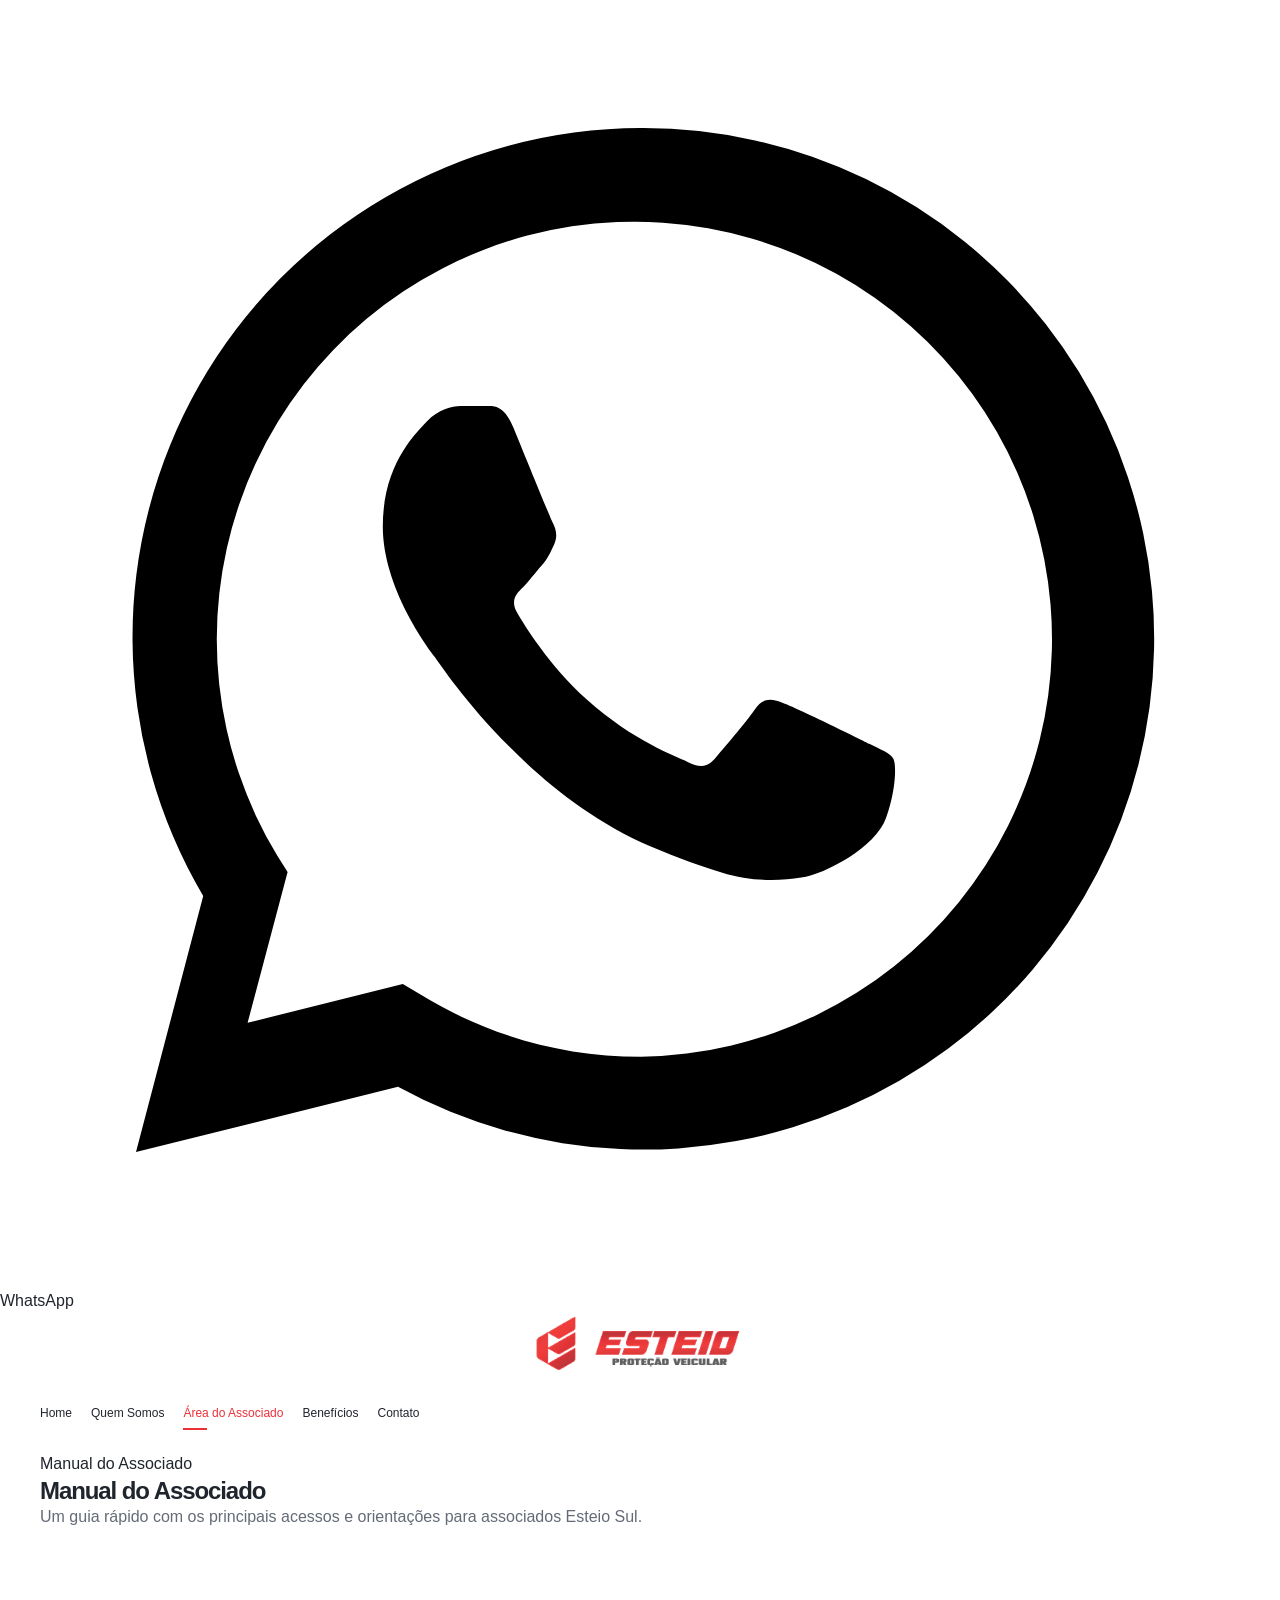
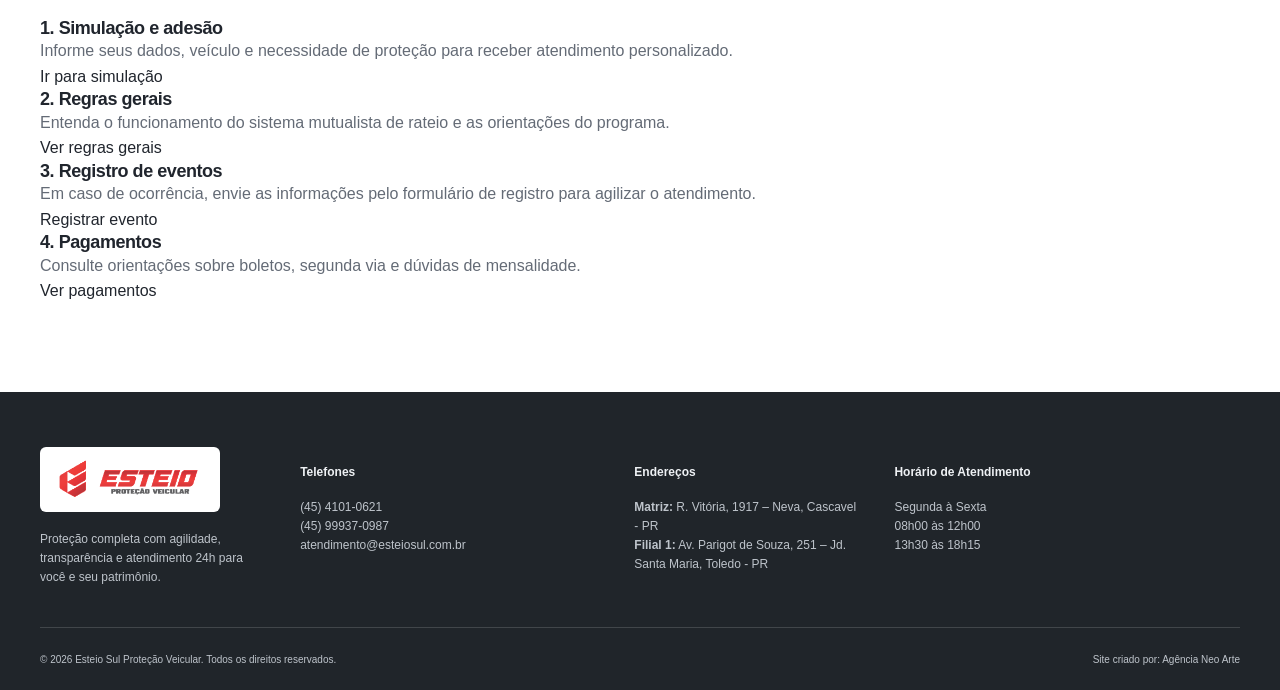
<file: manual-do-associado.html>
<!DOCTYPE html>
<html lang="pt-BR">
<head>
  <meta charset="UTF-8" />
  <meta name="viewport" content="width=device-width, initial-scale=1.0" />
  <title>Manual do Associado | Esteio Sul Proteção Veicular</title>
  <meta name="description" content="Manual do associado Esteio Sul." />
  <link rel="icon" type="image/png" href="assets/img/logo.png" />
  <link rel="stylesheet" href="assets/css/style.css" />
</head>
<body>
  <a class="whatsapp-float" href="https://wa.me/5545999370987?text=Ol%C3%A1%20Esteio%20Sul!%20Gostaria%20de%20mais%20informa%C3%A7%C3%B5es%20sobre%20prote%C3%A7%C3%A3o%20veicular." target="_blank" aria-label="Falar no WhatsApp"><svg viewBox="0 0 32 32" aria-hidden="true" focusable="false"><path d="M16.02 3.2A12.73 12.73 0 0 0 5.08 22.4L3.4 28.8l6.55-1.63A12.77 12.77 0 1 0 16.02 3.2Zm0 23.22c-2.04 0-3.94-.58-5.55-1.58l-.4-.24-3.88.97 1-3.77-.26-.41a10.44 10.44 0 1 1 9.1 5.03Zm5.72-7.82c-.31-.16-1.86-.92-2.15-1.02-.29-.11-.5-.16-.72.16-.21.31-.82 1.02-1 1.23-.19.21-.37.24-.68.08-.31-.16-1.32-.49-2.52-1.56-.93-.83-1.56-1.86-1.74-2.17-.18-.31-.02-.48.14-.63.14-.14.31-.37.47-.55.16-.18.21-.31.31-.52.1-.21.05-.39-.03-.55-.08-.16-.72-1.73-.98-2.37-.26-.62-.52-.54-.72-.55h-.61c-.21 0-.55.08-.84.39-.29.31-1.1 1.08-1.1 2.62s1.13 3.04 1.29 3.25c.16.21 2.22 3.38 5.38 4.74.75.32 1.34.52 1.8.66.76.24 1.45.21 1.99.13.61-.09 1.86-.76 2.12-1.49.26-.73.26-1.36.18-1.49-.08-.13-.29-.21-.61-.37Z"/></svg><span>WhatsApp</span></a>
  <header class="site-header">
    <div class="container header-wrap">
      <a href="index.html" class="brand"><img src="assets/img/logo.png" alt="Esteio Sul Proteção Veicular" /></a>
      <button class="menu-toggle" aria-label="Abrir menu">☰</button>
      <nav class="site-nav"><a class="" href="index.html">Home</a><a class="" href="quem-somos.html">Quem Somos</a><a class="active" href="area-do-associado.html">Área do Associado</a><a class="" href="beneficios.html">Benefícios</a><a class="" href="contato.html">Contato</a></nav>
    </div>
  </header>
  <main><section class="page-hero"><div class="container"><span class="section-label">Manual do Associado</span><h1>Manual do Associado</h1><p>Um guia rápido com os principais acessos e orientações para associados Esteio Sul.</p></div></section>
<section class="section"><div class="container manual-list"><article><h3>1. Simulação e adesão</h3><p>Informe seus dados, veículo e necessidade de proteção para receber atendimento personalizado.</p><a href="simulacao.html">Ir para simulação</a></article><article><h3>2. Regras gerais</h3><p>Entenda o funcionamento do sistema mutualista de rateio e as orientações do programa.</p><a href="regras-gerais-do-associado.html">Ver regras gerais</a></article><article><h3>3. Registro de eventos</h3><p>Em caso de ocorrência, envie as informações pelo formulário de registro para agilizar o atendimento.</p><a href="registro-de-eventos.html">Registrar evento</a></article><article><h3>4. Pagamentos</h3><p>Consulte orientações sobre boletos, segunda via e dúvidas de mensalidade.</p><a href="pagamentos.html">Ver pagamentos</a></article></div></section>
</main>
  <footer class="site-footer">
    <div class="container footer-grid">
      <div>
        <img class="footer-logo" src="assets/img/logo.png" alt="Esteio Sul" />
        <p>Proteção completa com agilidade, transparência e atendimento 24h para você e seu patrimônio.</p>
      </div>
      <div>
        <h4>Telefones</h4>
        <p><a href="tel:+554541010621">(45) 4101-0621</a></p>
        <p><a href="https://wa.me/5545999370987" target="_blank">(45) 99937-0987</a></p>
        <p><a href="mailto:atendimento@esteiosul.com.br">atendimento@esteiosul.com.br</a></p>
      </div>
      <div>
        <h4>Endereços</h4>
        <p><strong>Matriz:</strong> R. Vitória, 1917 – Neva, Cascavel - PR</p>
        <p><strong>Filial 1:</strong> Av. Parigot de Souza, 251 – Jd. Santa Maria, Toledo - PR</p>
      </div>
      <div>
        <h4>Horário de Atendimento</h4>
        <p>Segunda à Sexta</p>
        <p>08h00 às 12h00</p>
        <p>13h30 às 18h15</p>
      </div>
    </div>
    <div class="container footer-bottom">
      <span>© 2026 Esteio Sul Proteção Veicular. Todos os direitos reservados.</span>
      <span>Site criado por: <a href="https://neoartepub.com.br/" target="_blank" rel="noopener">Agência Neo Arte</a></span>
    </div>
  </footer>
  <script src="assets/js/script.js"></script>
</body>
</html>
</file>
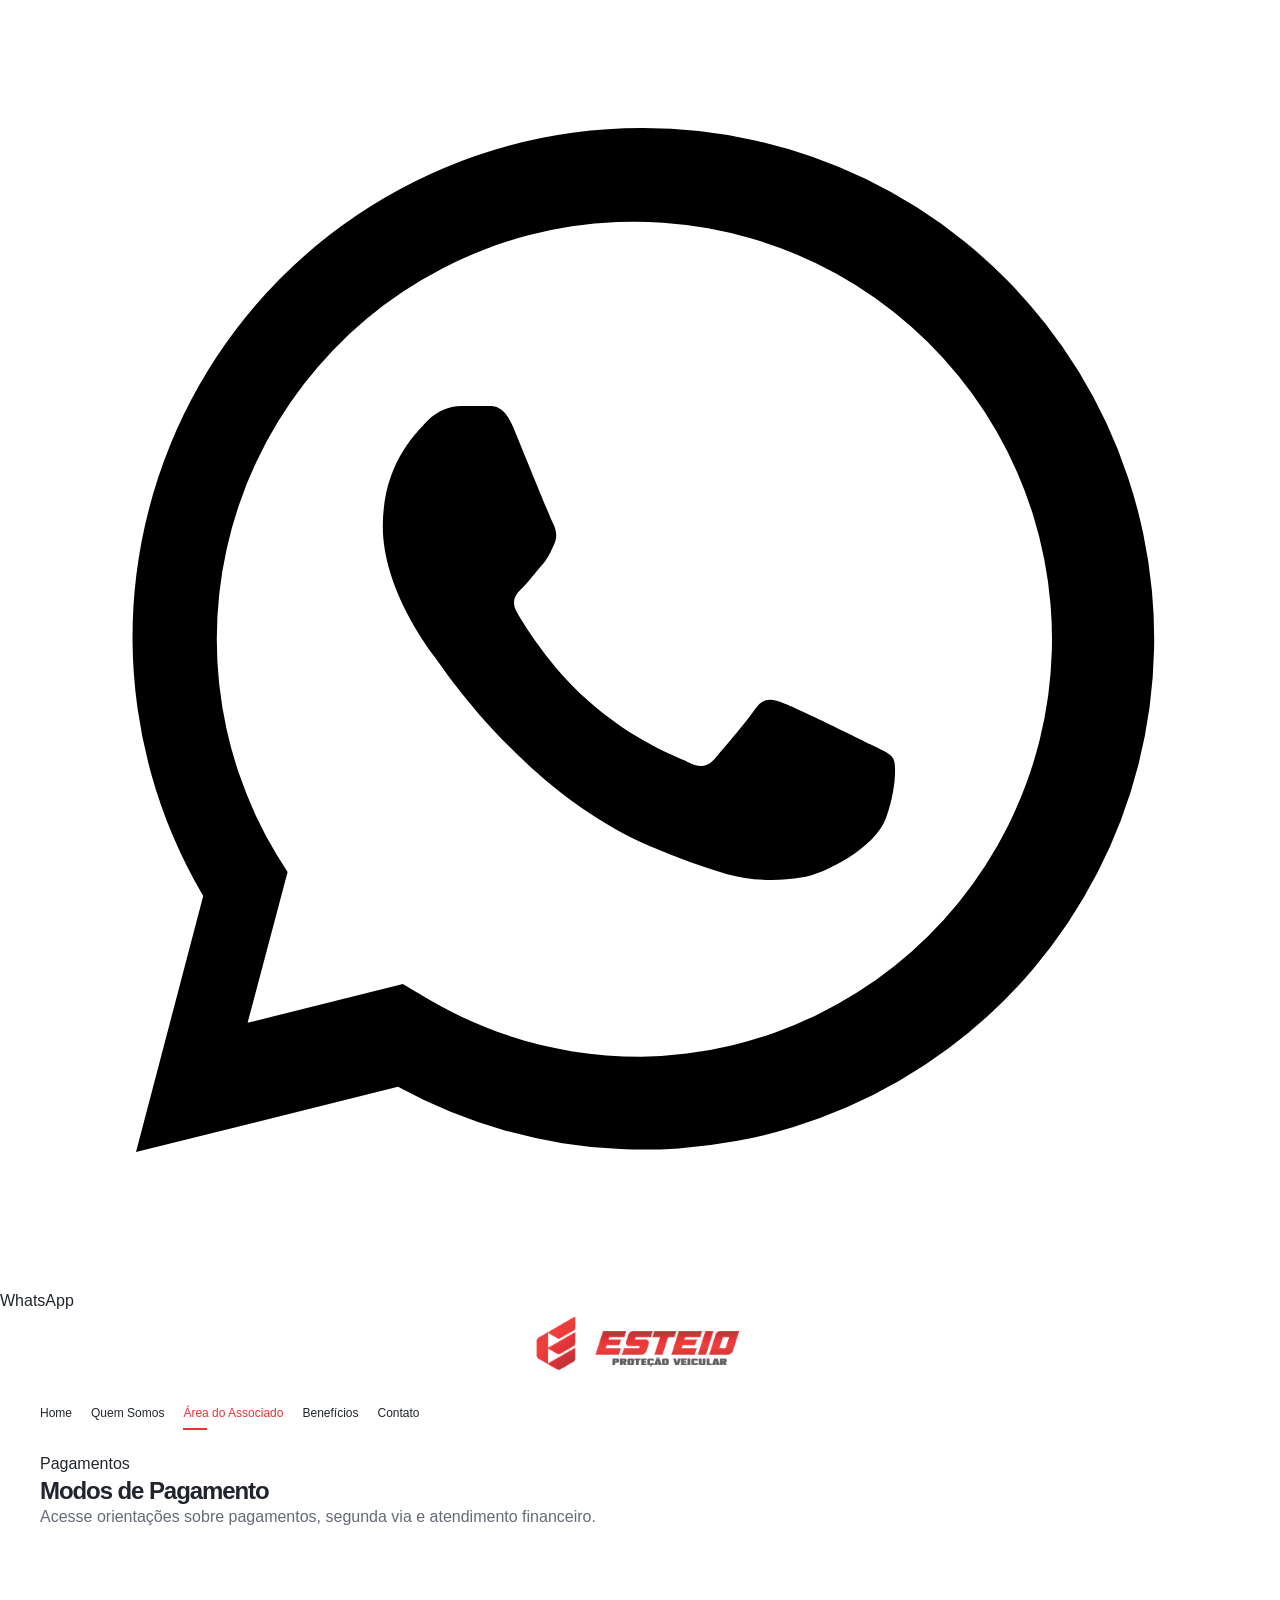
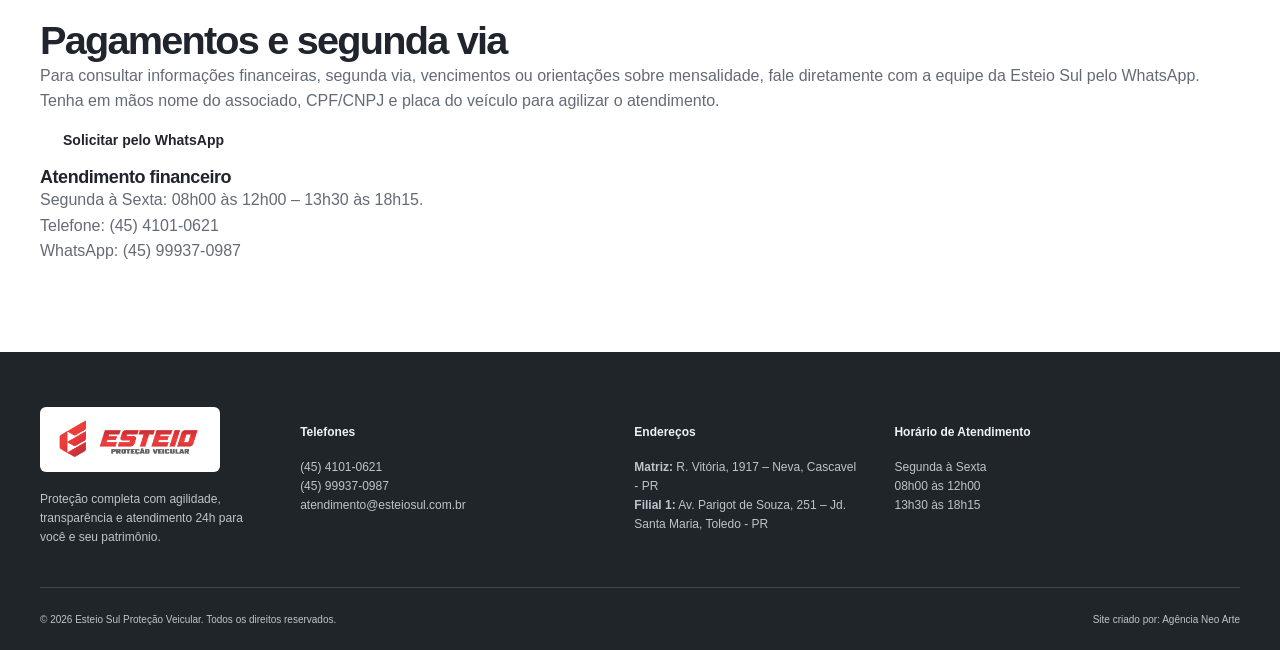
<file: pagamentos.html>
<!DOCTYPE html>
<html lang="pt-BR">
<head>
  <meta charset="UTF-8" />
  <meta name="viewport" content="width=device-width, initial-scale=1.0" />
  <title>Pagamentos | Esteio Sul Proteção Veicular</title>
  <meta name="description" content="Pagamentos e segunda via Esteio Sul." />
  <link rel="icon" type="image/png" href="assets/img/logo.png" />
  <link rel="stylesheet" href="assets/css/style.css" />
</head>
<body>
  <a class="whatsapp-float" href="https://wa.me/5545999370987?text=Ol%C3%A1%20Esteio%20Sul!%20Gostaria%20de%20mais%20informa%C3%A7%C3%B5es%20sobre%20prote%C3%A7%C3%A3o%20veicular." target="_blank" aria-label="Falar no WhatsApp"><svg viewBox="0 0 32 32" aria-hidden="true" focusable="false"><path d="M16.02 3.2A12.73 12.73 0 0 0 5.08 22.4L3.4 28.8l6.55-1.63A12.77 12.77 0 1 0 16.02 3.2Zm0 23.22c-2.04 0-3.94-.58-5.55-1.58l-.4-.24-3.88.97 1-3.77-.26-.41a10.44 10.44 0 1 1 9.1 5.03Zm5.72-7.82c-.31-.16-1.86-.92-2.15-1.02-.29-.11-.5-.16-.72.16-.21.31-.82 1.02-1 1.23-.19.21-.37.24-.68.08-.31-.16-1.32-.49-2.52-1.56-.93-.83-1.56-1.86-1.74-2.17-.18-.31-.02-.48.14-.63.14-.14.31-.37.47-.55.16-.18.21-.31.31-.52.1-.21.05-.39-.03-.55-.08-.16-.72-1.73-.98-2.37-.26-.62-.52-.54-.72-.55h-.61c-.21 0-.55.08-.84.39-.29.31-1.1 1.08-1.1 2.62s1.13 3.04 1.29 3.25c.16.21 2.22 3.38 5.38 4.74.75.32 1.34.52 1.8.66.76.24 1.45.21 1.99.13.61-.09 1.86-.76 2.12-1.49.26-.73.26-1.36.18-1.49-.08-.13-.29-.21-.61-.37Z"/></svg><span>WhatsApp</span></a>
  <header class="site-header">
    <div class="container header-wrap">
      <a href="index.html" class="brand"><img src="assets/img/logo.png" alt="Esteio Sul Proteção Veicular" /></a>
      <button class="menu-toggle" aria-label="Abrir menu">☰</button>
      <nav class="site-nav"><a class="" href="index.html">Home</a><a class="" href="quem-somos.html">Quem Somos</a><a class="active" href="area-do-associado.html">Área do Associado</a><a class="" href="beneficios.html">Benefícios</a><a class="" href="contato.html">Contato</a></nav>
    </div>
  </header>
  <main><section class="page-hero"><div class="container"><span class="section-label">Pagamentos</span><h1>Modos de Pagamento</h1><p>Acesse orientações sobre pagamentos, segunda via e atendimento financeiro.</p></div></section>
<section class="section"><div class="container content-grid"><div class="content-card large"><h2>Pagamentos e segunda via</h2><p>Para consultar informações financeiras, segunda via, vencimentos ou orientações sobre mensalidade, fale diretamente com a equipe da Esteio Sul pelo WhatsApp.</p><p>Tenha em mãos nome do associado, CPF/CNPJ e placa do veículo para agilizar o atendimento.</p><a class="btn btn-primary" href="https://wa.me/5545999370987?text=Ol%C3%A1%20Esteio%20Sul!%20Preciso%20de%20informa%C3%A7%C3%B5es%20sobre%20pagamentos%20e%20segunda%20via." target="_blank">Solicitar pelo WhatsApp</a></div><div class="content-card"><h3>Atendimento financeiro</h3><p>Segunda à Sexta: 08h00 às 12h00 – 13h30 às 18h15.</p><p>Telefone: (45) 4101-0621<br>WhatsApp: (45) 99937-0987</p></div></div></section>
</main>
  <footer class="site-footer">
    <div class="container footer-grid">
      <div>
        <img class="footer-logo" src="assets/img/logo.png" alt="Esteio Sul" />
        <p>Proteção completa com agilidade, transparência e atendimento 24h para você e seu patrimônio.</p>
      </div>
      <div>
        <h4>Telefones</h4>
        <p><a href="tel:+554541010621">(45) 4101-0621</a></p>
        <p><a href="https://wa.me/5545999370987" target="_blank">(45) 99937-0987</a></p>
        <p><a href="mailto:atendimento@esteiosul.com.br">atendimento@esteiosul.com.br</a></p>
      </div>
      <div>
        <h4>Endereços</h4>
        <p><strong>Matriz:</strong> R. Vitória, 1917 – Neva, Cascavel - PR</p>
        <p><strong>Filial 1:</strong> Av. Parigot de Souza, 251 – Jd. Santa Maria, Toledo - PR</p>
      </div>
      <div>
        <h4>Horário de Atendimento</h4>
        <p>Segunda à Sexta</p>
        <p>08h00 às 12h00</p>
        <p>13h30 às 18h15</p>
      </div>
    </div>
    <div class="container footer-bottom">
      <span>© 2026 Esteio Sul Proteção Veicular. Todos os direitos reservados.</span>
      <span>Site criado por: <a href="https://neoartepub.com.br/" target="_blank" rel="noopener">Agência Neo Arte</a></span>
    </div>
  </footer>
  <script src="assets/js/script.js"></script>
</body>
</html>
</file>
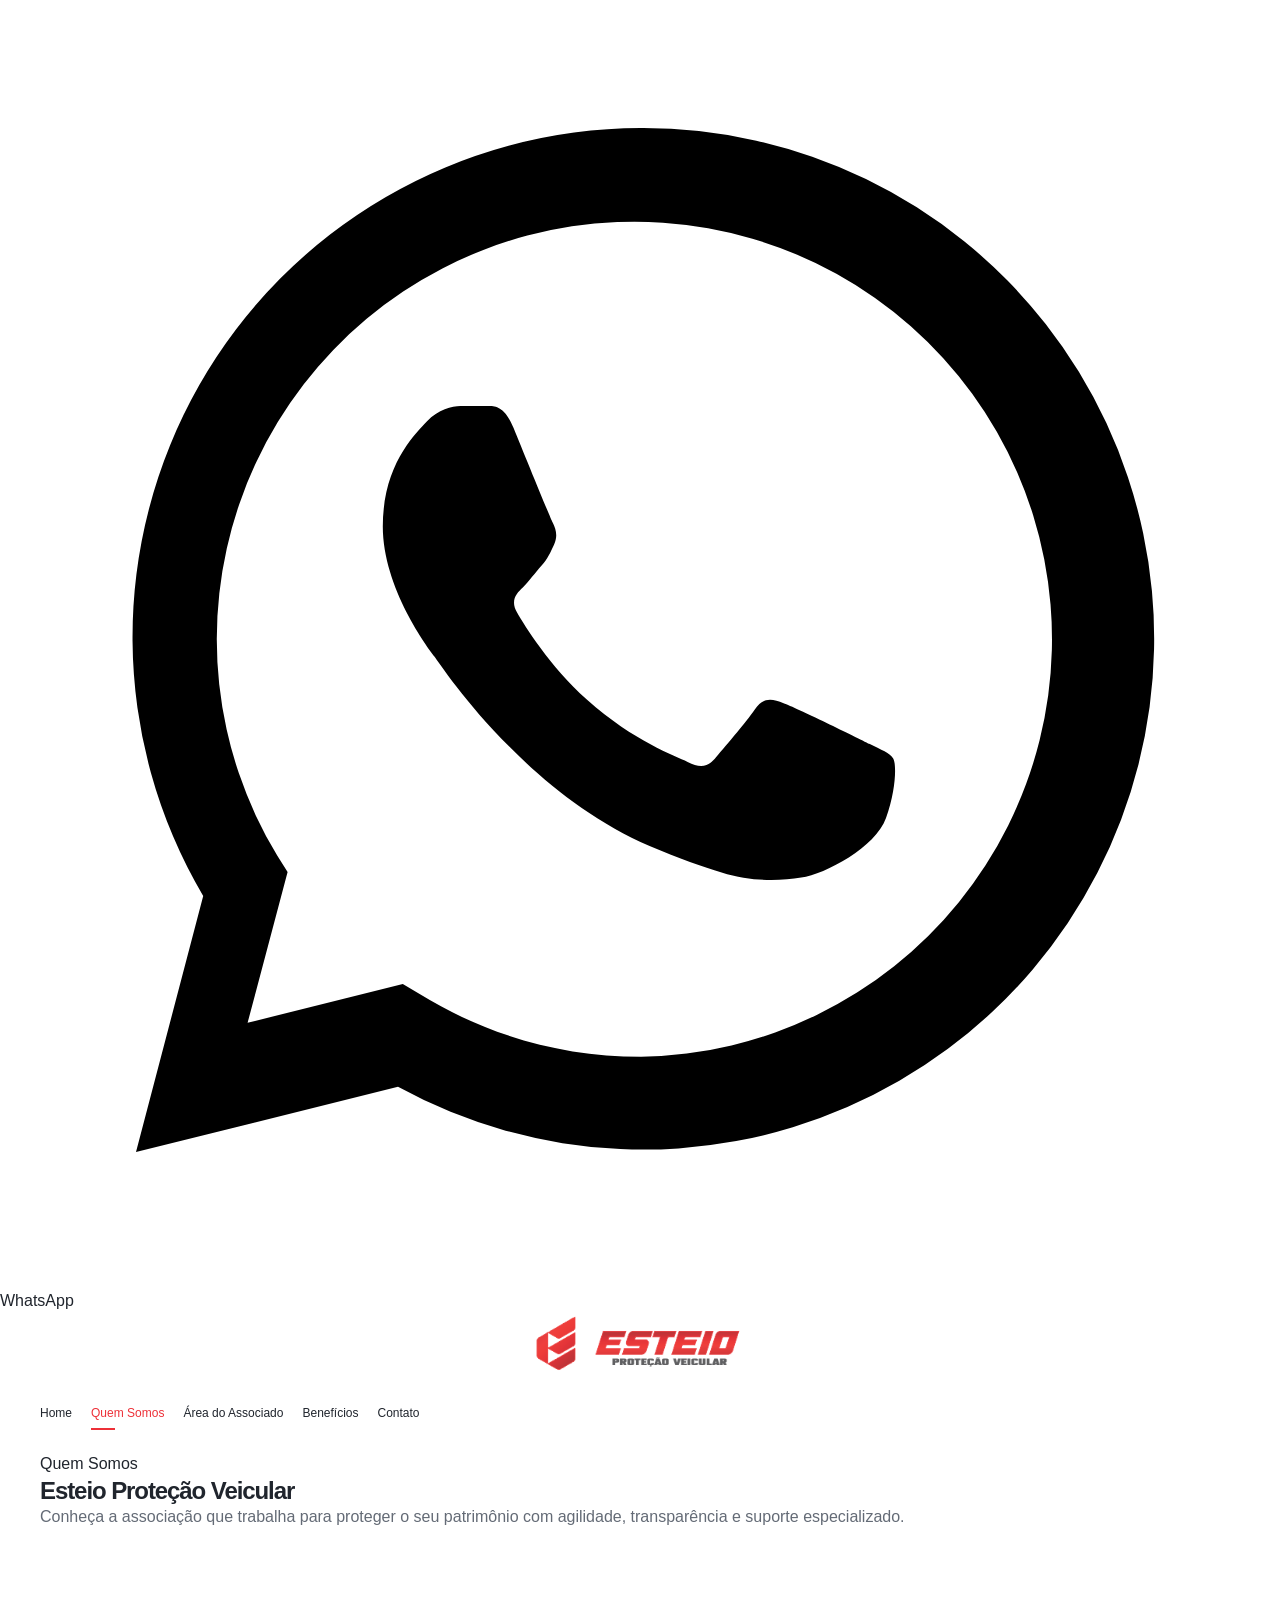
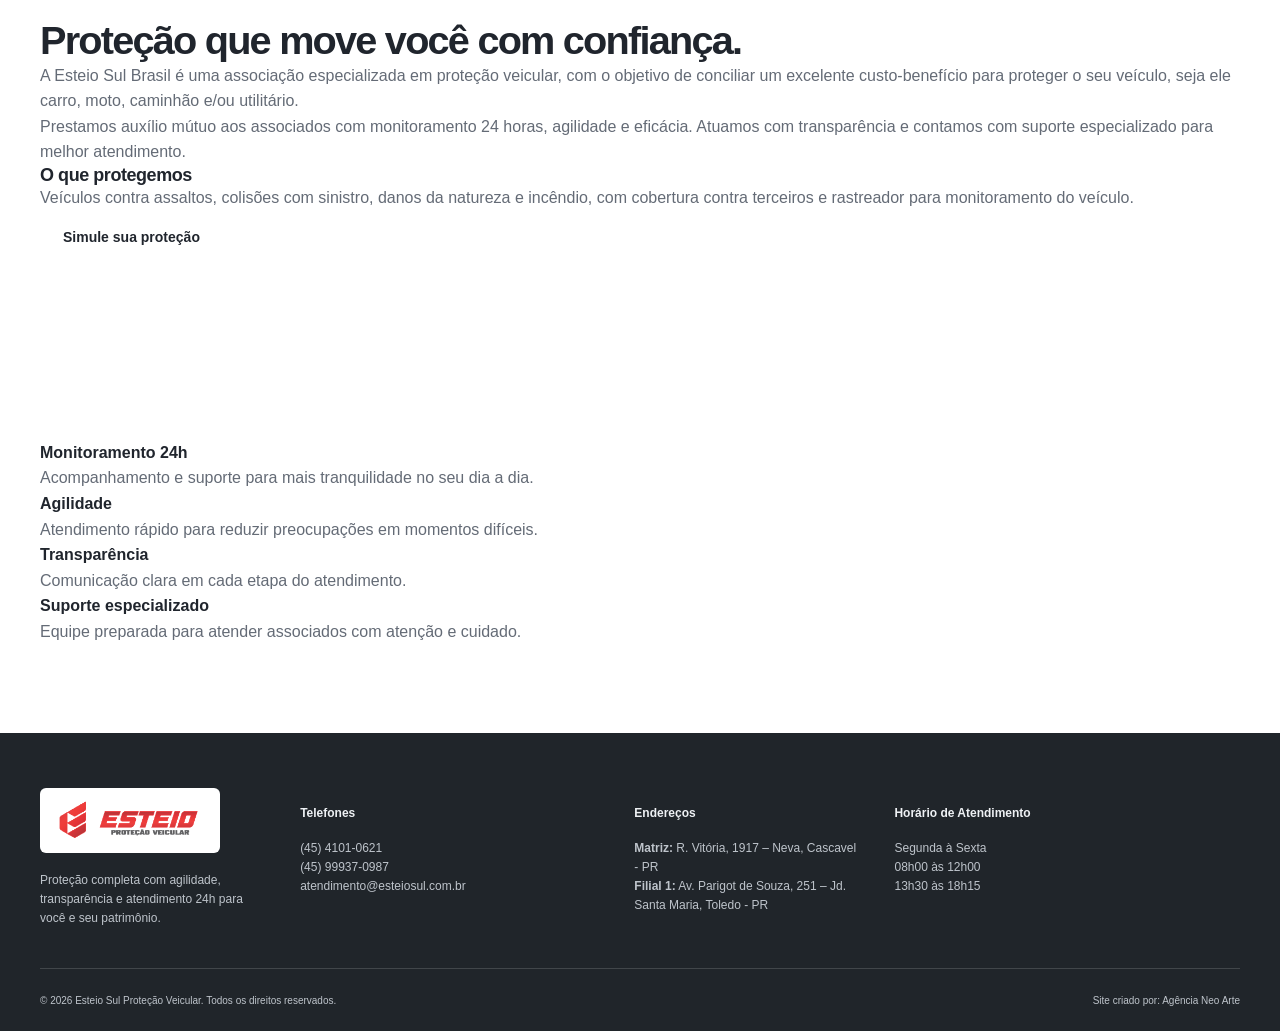
<file: quem-somos.html>
<!DOCTYPE html>
<html lang="pt-BR">
<head>
  <meta charset="UTF-8" />
  <meta name="viewport" content="width=device-width, initial-scale=1.0" />
  <title>Quem Somos | Esteio Sul Proteção Veicular</title>
  <meta name="description" content="Conheça a Esteio Sul Brasil, associação especializada em proteção veicular." />
  <link rel="icon" type="image/png" href="assets/img/logo.png" />
  <link rel="stylesheet" href="assets/css/style.css" />
</head>
<body>
  <a class="whatsapp-float" href="https://wa.me/5545999370987?text=Ol%C3%A1%20Esteio%20Sul!%20Gostaria%20de%20mais%20informa%C3%A7%C3%B5es%20sobre%20prote%C3%A7%C3%A3o%20veicular." target="_blank" aria-label="Falar no WhatsApp"><svg viewBox="0 0 32 32" aria-hidden="true" focusable="false"><path d="M16.02 3.2A12.73 12.73 0 0 0 5.08 22.4L3.4 28.8l6.55-1.63A12.77 12.77 0 1 0 16.02 3.2Zm0 23.22c-2.04 0-3.94-.58-5.55-1.58l-.4-.24-3.88.97 1-3.77-.26-.41a10.44 10.44 0 1 1 9.1 5.03Zm5.72-7.82c-.31-.16-1.86-.92-2.15-1.02-.29-.11-.5-.16-.72.16-.21.31-.82 1.02-1 1.23-.19.21-.37.24-.68.08-.31-.16-1.32-.49-2.52-1.56-.93-.83-1.56-1.86-1.74-2.17-.18-.31-.02-.48.14-.63.14-.14.31-.37.47-.55.16-.18.21-.31.31-.52.1-.21.05-.39-.03-.55-.08-.16-.72-1.73-.98-2.37-.26-.62-.52-.54-.72-.55h-.61c-.21 0-.55.08-.84.39-.29.31-1.1 1.08-1.1 2.62s1.13 3.04 1.29 3.25c.16.21 2.22 3.38 5.38 4.74.75.32 1.34.52 1.8.66.76.24 1.45.21 1.99.13.61-.09 1.86-.76 2.12-1.49.26-.73.26-1.36.18-1.49-.08-.13-.29-.21-.61-.37Z"/></svg><span>WhatsApp</span></a>
  <header class="site-header">
    <div class="container header-wrap">
      <a href="index.html" class="brand"><img src="assets/img/logo.png" alt="Esteio Sul Proteção Veicular" /></a>
      <button class="menu-toggle" aria-label="Abrir menu">☰</button>
      <nav class="site-nav"><a class="" href="index.html">Home</a><a class="active" href="quem-somos.html">Quem Somos</a><a class="" href="area-do-associado.html">Área do Associado</a><a class="" href="beneficios.html">Benefícios</a><a class="" href="contato.html">Contato</a></nav>
    </div>
  </header>
  <main><section class="page-hero"><div class="container"><span class="section-label">Quem Somos</span><h1>Esteio Proteção Veicular</h1><p>Conheça a associação que trabalha para proteger o seu patrimônio com agilidade, transparência e suporte especializado.</p></div></section>
<section class="section"><div class="container content-grid">
  <div class="content-card large"><h2>Proteção que move você com confiança.</h2><p>A Esteio Sul Brasil é uma associação especializada em proteção veicular, com o objetivo de conciliar um excelente custo-benefício para proteger o seu veículo, seja ele carro, moto, caminhão e/ou utilitário.</p><p>Prestamos auxílio mútuo aos associados com monitoramento 24 horas, agilidade e eficácia. Atuamos com transparência e contamos com suporte especializado para melhor atendimento.</p></div>
  <div class="content-card"><h3>O que protegemos</h3><p>Veículos contra assaltos, colisões com sinistro, danos da natureza e incêndio, com cobertura contra terceiros e rastreador para monitoramento do veículo.</p><a class="btn btn-primary" href="simulacao.html">Simule sua proteção</a></div>
</div></section>
<section class="section section-dark"><div class="container values-grid"><article><strong>Monitoramento 24h</strong><p>Acompanhamento e suporte para mais tranquilidade no seu dia a dia.</p></article><article><strong>Agilidade</strong><p>Atendimento rápido para reduzir preocupações em momentos difíceis.</p></article><article><strong>Transparência</strong><p>Comunicação clara em cada etapa do atendimento.</p></article><article><strong>Suporte especializado</strong><p>Equipe preparada para atender associados com atenção e cuidado.</p></article></div></section>
</main>
  <footer class="site-footer">
    <div class="container footer-grid">
      <div>
        <img class="footer-logo" src="assets/img/logo.png" alt="Esteio Sul" />
        <p>Proteção completa com agilidade, transparência e atendimento 24h para você e seu patrimônio.</p>
      </div>
      <div>
        <h4>Telefones</h4>
        <p><a href="tel:+554541010621">(45) 4101-0621</a></p>
        <p><a href="https://wa.me/5545999370987" target="_blank">(45) 99937-0987</a></p>
        <p><a href="mailto:atendimento@esteiosul.com.br">atendimento@esteiosul.com.br</a></p>
      </div>
      <div>
        <h4>Endereços</h4>
        <p><strong>Matriz:</strong> R. Vitória, 1917 – Neva, Cascavel - PR</p>
        <p><strong>Filial 1:</strong> Av. Parigot de Souza, 251 – Jd. Santa Maria, Toledo - PR</p>
      </div>
      <div>
        <h4>Horário de Atendimento</h4>
        <p>Segunda à Sexta</p>
        <p>08h00 às 12h00</p>
        <p>13h30 às 18h15</p>
      </div>
    </div>
    <div class="container footer-bottom">
      <span>© 2026 Esteio Sul Proteção Veicular. Todos os direitos reservados.</span>
      <span>Site criado por: <a href="https://neoartepub.com.br/" target="_blank" rel="noopener">Agência Neo Arte</a></span>
    </div>
  </footer>
  <script src="assets/js/script.js"></script>
</body>
</html>
</file>
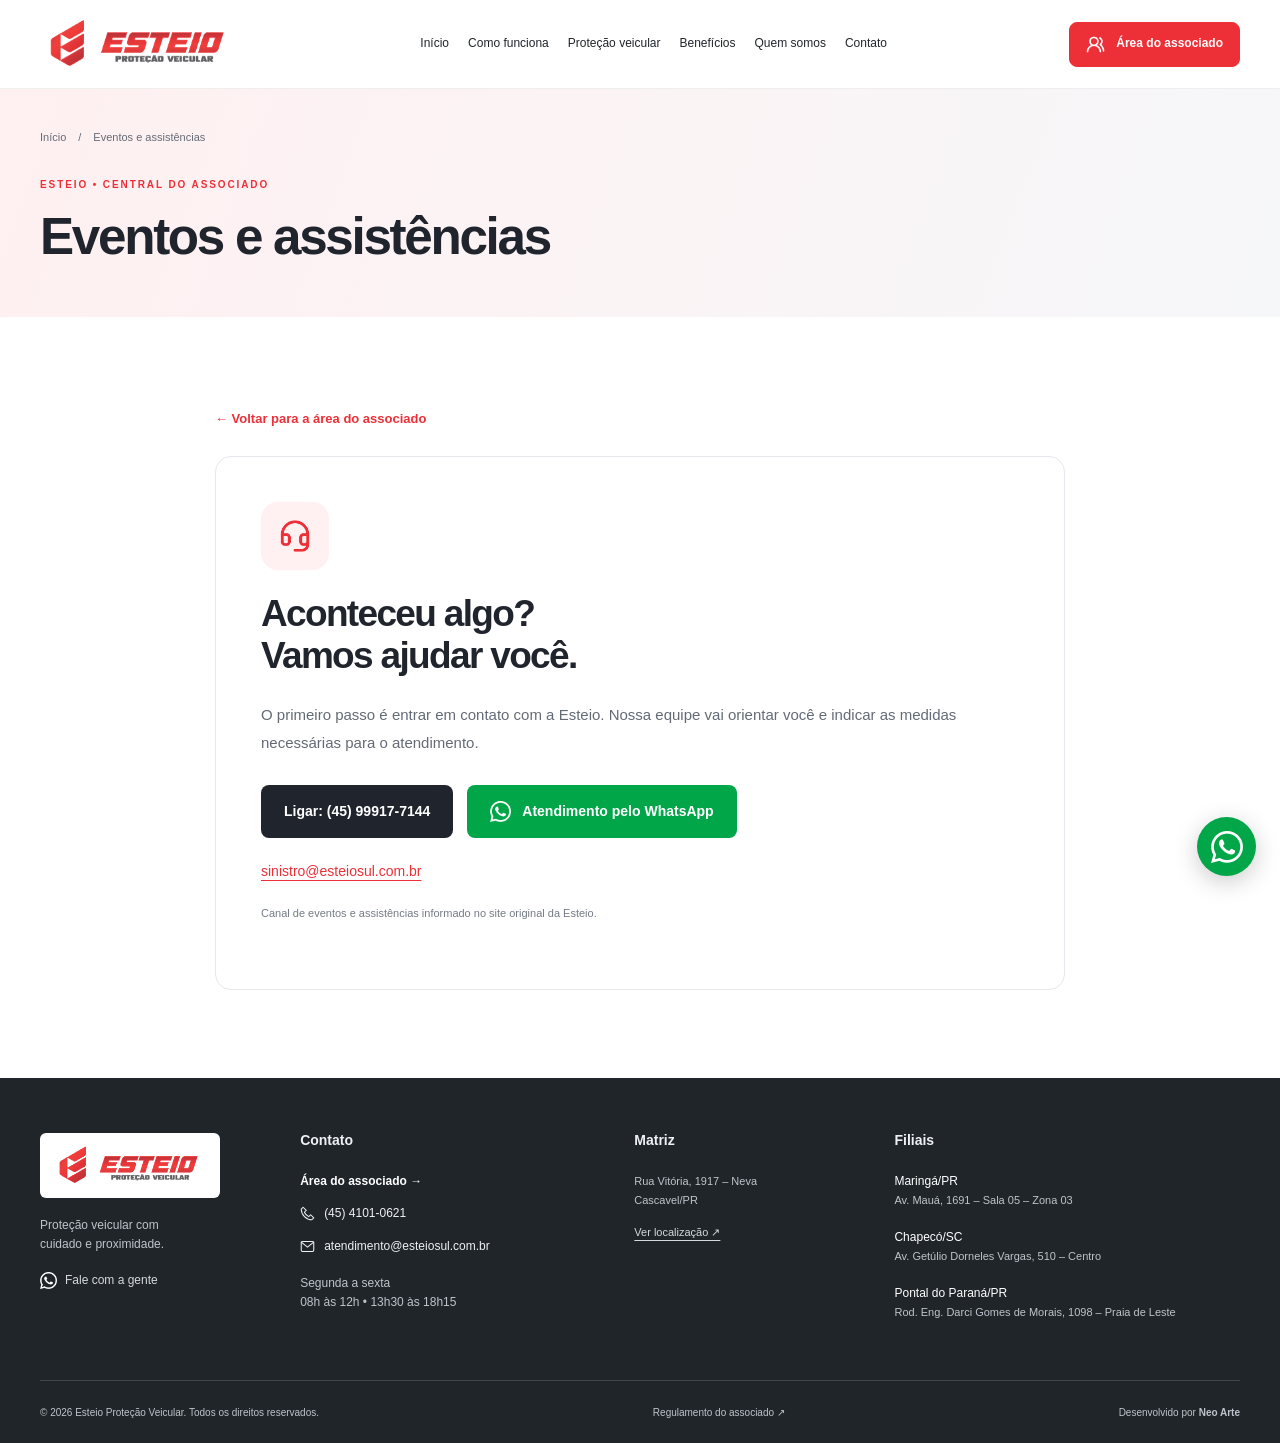
<file: registro-de-eventos.html>
<!doctype html>
<html lang="pt-BR"><head><meta charset="utf-8"><meta name="viewport" content="width=device-width,initial-scale=1"><meta name="theme-color" content="#ee3038"><title>Eventos e assistências | Esteio Proteção Veicular</title><meta name="description" content="Eventos e assistências: informações e canais de atendimento para associados Esteio."><link rel="icon" href="favicon.ico?v=2" sizes="any"><link rel="icon" type="image/png" href="assets/imagens/favicon.png?v=2"><link rel="apple-touch-icon" href="assets/imagens/apple-touch-icon.png"><link rel="stylesheet" href="assets/css/style.css"><script src="assets/js/config.js" defer></script><script src="assets/js/main.js" defer></script></head><body><a class="skip" href="#conteudo">Pular para o conteúdo</a><header class="header"><div class="container header-inner"><a class="brand" href="index.html#inicio" aria-label="Esteio - início"><img src="assets/imagens/logo.png" alt="Esteio Proteção Veicular" width="214" height="64"></a><button class="menu-toggle" aria-controls="menu" aria-expanded="false" aria-label="Abrir menu"><span></span><span></span><span></span></button><nav id="menu" aria-label="Menu principal"><a href="index.html#inicio">Início</a><a href="index.html#como-funciona">Como funciona</a><a href="index.html#protecao">Proteção veicular</a><a href="index.html#beneficios">Benefícios</a><a href="index.html#quem-somos">Quem somos</a><a href="index.html#contato">Contato</a></nav><a class="btn associate-button" href="area-do-associado.html"><img class="icon png-icon" src="assets/imagens/icones/users-white.png" width="256" height="256" alt="" aria-hidden="true"><span>Área do associado</span></a></div></header>
<main id="conteudo"><section class="member-hero"><div class="container"><div class="breadcrumb"><a href="index.html">Início</a><span>/</span>Eventos e assistências</div><p class="eyebrow">ESTEIO • CENTRAL DO ASSOCIADO</p><h1>Eventos e assistências</h1></div></section><section class="section"><div class="container service-narrow"><a class="text-link back-link" href="area-do-associado.html">← Voltar para a área do associado</a><div class="service-panel"><div class="member-card-icon"><img class="icon png-icon" src="assets/imagens/icones/headset.png" width="256" height="256" alt="" aria-hidden="true"></div><h2>Aconteceu algo?<br>Vamos ajudar você.</h2><p>O primeiro passo é entrar em contato com a Esteio. Nossa equipe vai orientar você e indicar as medidas necessárias para o atendimento.</p><div class="event-actions"><a class="btn btn-call" href="tel:+5545999177144">Ligar: (45) 99917-7144</a><a class="btn btn-wa" href="https://wa.me/5545999177144" target="_blank" rel="noopener noreferrer"><img class="icon png-icon whatsapp-icon" src="assets/imagens/icones/whatsapp-branco.png" width="256" height="256" alt="">Atendimento pelo WhatsApp</a></div><a class="event-email" href="mailto:sinistro@esteiosul.com.br">sinistro@esteiosul.com.br</a><p class="fineprint">Canal de eventos e assistências informado no site original da Esteio.</p></div></div></section></main><footer id="contato"><div class="container"><div class="footer-grid"><div class="footer-brand"><a class="footer-logo" href="index.html#inicio"><img src="assets/imagens/logo.png" alt="Esteio Proteção Veicular" width="200" height="60" loading="lazy"></a><p>Proteção veicular com<br>cuidado e proximidade.</p><a class="footer-wa" data-whatsapp href="https://wa.me/5545999370987" target="_blank" rel="noopener noreferrer"><img class="icon  png-icon whatsapp-icon" src="assets/imagens/icones/whatsapp-branco.png" width="256" height="256" alt="" aria-hidden="true"><span>Fale com a gente</span><svg class="icon arrow" viewBox="0 0 24 24" aria-hidden="true" fill="none" stroke="currentColor" stroke-width="1.65" stroke-linecap="round" stroke-linejoin="round"><path d="M4 12h16m-6-6 6 6-6 6"/></svg></a></div><div class="footer-contact"><h3>Contato</h3><a class="footer-member-link" href="area-do-associado.html">Área do associado →</a><a href="tel:+554541010621"><svg class="icon " viewBox="0 0 24 24" aria-hidden="true" fill="none" stroke="currentColor" stroke-width="1.65" stroke-linecap="round" stroke-linejoin="round"><path d="M5 2 2 5c0 9 8 17 17 17l3-3-5-5-3 3a15 15 0 0 1-7-7l3-3z"/></svg><span>(45) 4101-0621</span></a><a href="mailto:atendimento@esteiosul.com.br"><svg class="icon " viewBox="0 0 24 24" aria-hidden="true" fill="none" stroke="currentColor" stroke-width="1.65" stroke-linecap="round" stroke-linejoin="round"><rect x="2" y="4" width="20" height="16" rx="2"/><path d="m2 5 10 8L22 5"/></svg><span>atendimento@esteiosul.com.br</span></a><p class="hours">Segunda a sexta<br>08h às 12h • 13h30 às 18h15</p></div><div><h3>Matriz</h3><address>Rua Vitória, 1917 – Neva<br>Cascavel/PR</address><a class="map-link" target="_blank" rel="noopener noreferrer" href="https://www.google.com/maps/search/?api=1&query=Rua+Vitoria+1917+Cascavel+PR">Ver localização ↗</a></div><div class="branches"><h3>Filiais</h3><div><strong>Maringá/PR</strong><address>Av. Mauá, 1691 – Sala 05 – Zona 03</address></div><div><strong>Chapecó/SC</strong><address>Av. Getúlio Dorneles Vargas, 510 – Centro</address></div><div><strong>Pontal do Paraná/PR</strong><address>Rod. Eng. Darci Gomes de Morais, 1098 – Praia de Leste</address></div></div></div><div class="footer-bottom"><p>© <span id="year">2026</span> Esteio Proteção Veicular. Todos os direitos reservados.</p><a href="regras-gerais-do-associado.html" target="_blank" rel="noopener noreferrer">Regulamento do associado ↗</a><a href="https://neoartepub.com.br/" target="_blank" rel="noopener noreferrer">Desenvolvido por <strong>Neo Arte</strong></a></div></div></footer><a class="floating-wa" data-whatsapp href="https://wa.me/5545999370987" target="_blank" rel="noopener noreferrer"><img class="icon  png-icon whatsapp-icon" src="assets/imagens/icones/whatsapp-branco.png" width="256" height="256" alt="" aria-hidden="true"><span>Converse pelo WhatsApp</span><svg class="icon arrow" viewBox="0 0 24 24" aria-hidden="true" fill="none" stroke="currentColor" stroke-width="1.65" stroke-linecap="round" stroke-linejoin="round"><path d="M4 12h16m-6-6 6 6-6 6"/></svg></a></body></html>
</file>
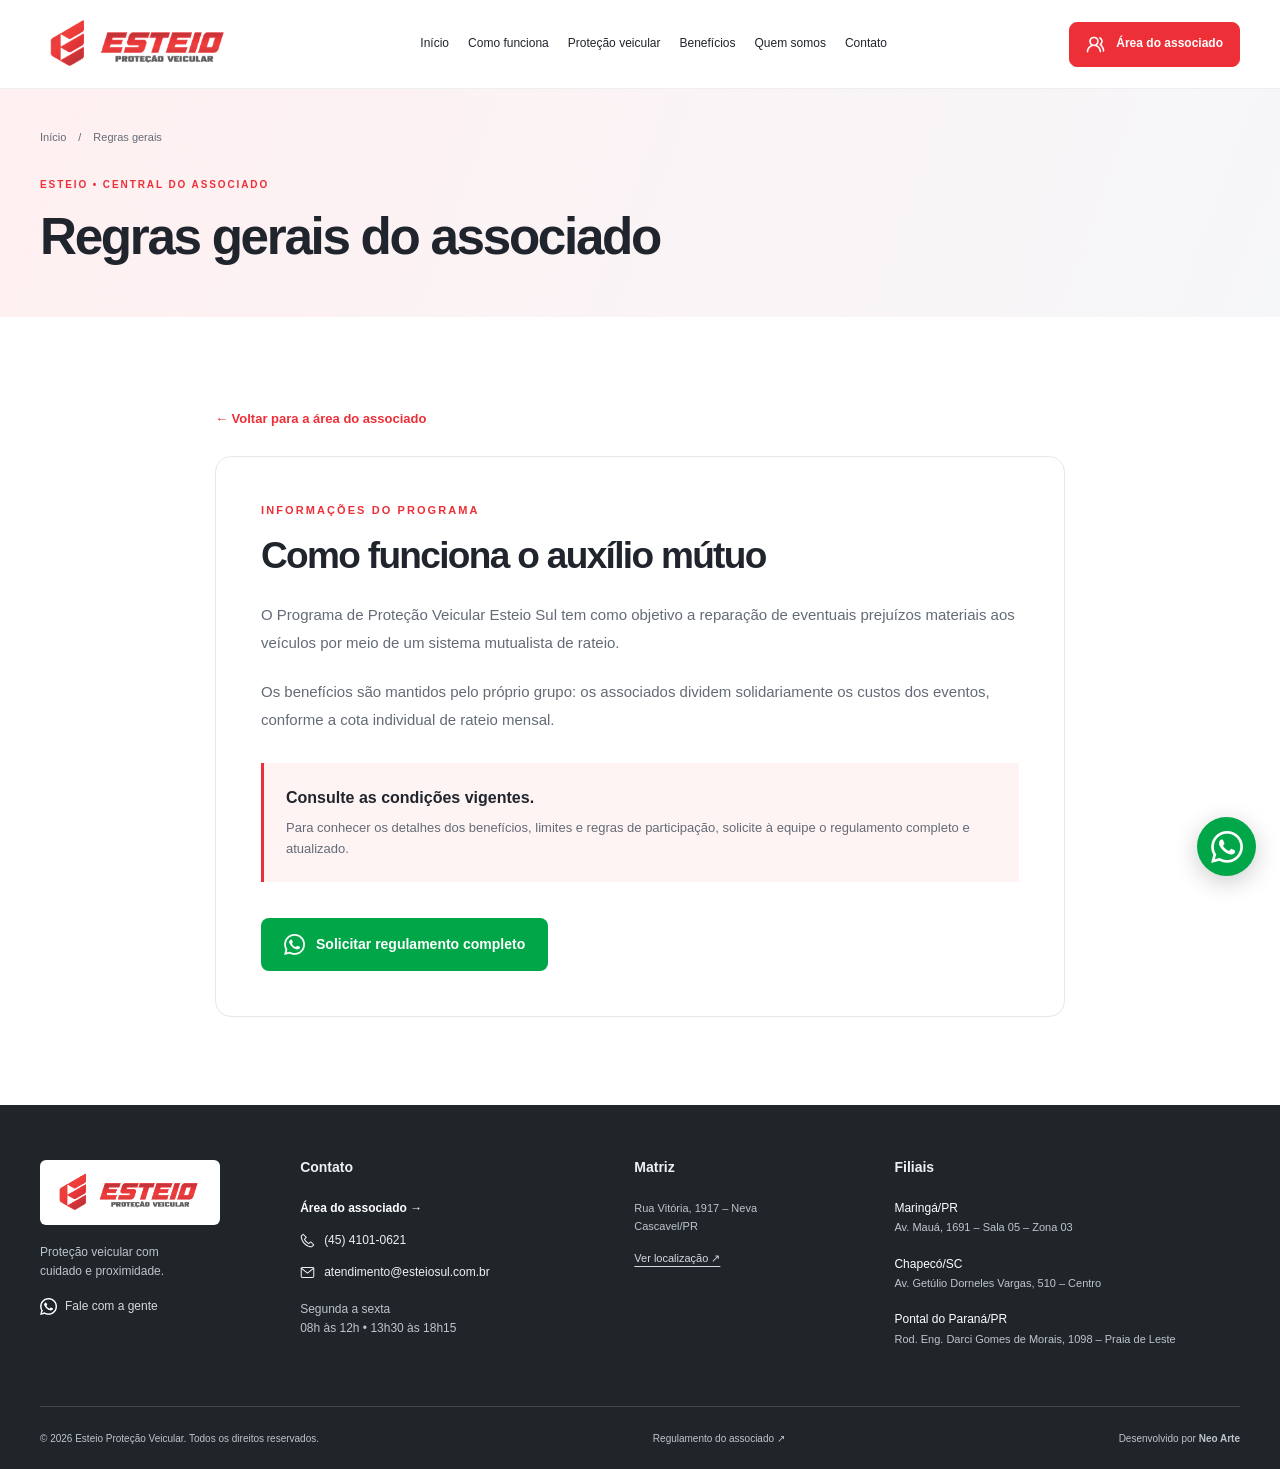
<file: regras-gerais-do-associado.html>
<!doctype html>
<html lang="pt-BR"><head><meta charset="utf-8"><meta name="viewport" content="width=device-width,initial-scale=1"><meta name="theme-color" content="#ee3038"><title>Regras gerais do associado | Esteio Proteção Veicular</title><meta name="description" content="Regras gerais do associado: informações e canais de atendimento para associados Esteio."><link rel="icon" href="favicon.ico?v=2" sizes="any"><link rel="icon" type="image/png" href="assets/imagens/favicon.png?v=2"><link rel="apple-touch-icon" href="assets/imagens/apple-touch-icon.png"><link rel="stylesheet" href="assets/css/style.css"><script src="assets/js/config.js" defer></script><script src="assets/js/main.js" defer></script></head><body><a class="skip" href="#conteudo">Pular para o conteúdo</a><header class="header"><div class="container header-inner"><a class="brand" href="index.html#inicio" aria-label="Esteio - início"><img src="assets/imagens/logo.png" alt="Esteio Proteção Veicular" width="214" height="64"></a><button class="menu-toggle" aria-controls="menu" aria-expanded="false" aria-label="Abrir menu"><span></span><span></span><span></span></button><nav id="menu" aria-label="Menu principal"><a href="index.html#inicio">Início</a><a href="index.html#como-funciona">Como funciona</a><a href="index.html#protecao">Proteção veicular</a><a href="index.html#beneficios">Benefícios</a><a href="index.html#quem-somos">Quem somos</a><a href="index.html#contato">Contato</a></nav><a class="btn associate-button" href="area-do-associado.html"><img class="icon png-icon" src="assets/imagens/icones/users-white.png" width="256" height="256" alt="" aria-hidden="true"><span>Área do associado</span></a></div></header>
<main id="conteudo"><section class="member-hero"><div class="container"><div class="breadcrumb"><a href="index.html">Início</a><span>/</span>Regras gerais</div><p class="eyebrow">ESTEIO • CENTRAL DO ASSOCIADO</p><h1>Regras gerais do associado</h1></div></section><section class="section"><div class="container service-narrow"><a class="text-link back-link" href="area-do-associado.html">← Voltar para a área do associado</a><article class="service-panel rules-panel"><p class="eyebrow">INFORMAÇÕES DO PROGRAMA</p><h2>Como funciona o auxílio mútuo</h2><p>O Programa de Proteção Veicular Esteio Sul tem como objetivo a reparação de eventuais prejuízos materiais aos veículos por meio de um sistema mutualista de rateio.</p><p>Os benefícios são mantidos pelo próprio grupo: os associados dividem solidariamente os custos dos eventos, conforme a cota individual de rateio mensal.</p><div class="rules-note"><strong>Consulte as condições vigentes.</strong><p>Para conhecer os detalhes dos benefícios, limites e regras de participação, solicite à equipe o regulamento completo e atualizado.</p></div><a class="btn btn-wa" data-whatsapp href="https://wa.me/5545999370987" target="_blank" rel="noopener noreferrer"><img class="icon png-icon whatsapp-icon" src="assets/imagens/icones/whatsapp-branco.png" width="256" height="256" alt="">Solicitar regulamento completo</a></article></div></section></main><footer id="contato"><div class="container"><div class="footer-grid"><div class="footer-brand"><a class="footer-logo" href="index.html#inicio"><img src="assets/imagens/logo.png" alt="Esteio Proteção Veicular" width="200" height="60" loading="lazy"></a><p>Proteção veicular com<br>cuidado e proximidade.</p><a class="footer-wa" data-whatsapp href="https://wa.me/5545999370987" target="_blank" rel="noopener noreferrer"><img class="icon  png-icon whatsapp-icon" src="assets/imagens/icones/whatsapp-branco.png" width="256" height="256" alt="" aria-hidden="true"><span>Fale com a gente</span><svg class="icon arrow" viewBox="0 0 24 24" aria-hidden="true" fill="none" stroke="currentColor" stroke-width="1.65" stroke-linecap="round" stroke-linejoin="round"><path d="M4 12h16m-6-6 6 6-6 6"/></svg></a></div><div class="footer-contact"><h3>Contato</h3><a class="footer-member-link" href="area-do-associado.html">Área do associado →</a><a href="tel:+554541010621"><svg class="icon " viewBox="0 0 24 24" aria-hidden="true" fill="none" stroke="currentColor" stroke-width="1.65" stroke-linecap="round" stroke-linejoin="round"><path d="M5 2 2 5c0 9 8 17 17 17l3-3-5-5-3 3a15 15 0 0 1-7-7l3-3z"/></svg><span>(45) 4101-0621</span></a><a href="mailto:atendimento@esteiosul.com.br"><svg class="icon " viewBox="0 0 24 24" aria-hidden="true" fill="none" stroke="currentColor" stroke-width="1.65" stroke-linecap="round" stroke-linejoin="round"><rect x="2" y="4" width="20" height="16" rx="2"/><path d="m2 5 10 8L22 5"/></svg><span>atendimento@esteiosul.com.br</span></a><p class="hours">Segunda a sexta<br>08h às 12h • 13h30 às 18h15</p></div><div><h3>Matriz</h3><address>Rua Vitória, 1917 – Neva<br>Cascavel/PR</address><a class="map-link" target="_blank" rel="noopener noreferrer" href="https://www.google.com/maps/search/?api=1&query=Rua+Vitoria+1917+Cascavel+PR">Ver localização ↗</a></div><div class="branches"><h3>Filiais</h3><div><strong>Maringá/PR</strong><address>Av. Mauá, 1691 – Sala 05 – Zona 03</address></div><div><strong>Chapecó/SC</strong><address>Av. Getúlio Dorneles Vargas, 510 – Centro</address></div><div><strong>Pontal do Paraná/PR</strong><address>Rod. Eng. Darci Gomes de Morais, 1098 – Praia de Leste</address></div></div></div><div class="footer-bottom"><p>© <span id="year">2026</span> Esteio Proteção Veicular. Todos os direitos reservados.</p><a href="regras-gerais-do-associado.html" target="_blank" rel="noopener noreferrer">Regulamento do associado ↗</a><a href="https://neoartepub.com.br/" target="_blank" rel="noopener noreferrer">Desenvolvido por <strong>Neo Arte</strong></a></div></div></footer><a class="floating-wa" data-whatsapp href="https://wa.me/5545999370987" target="_blank" rel="noopener noreferrer"><img class="icon  png-icon whatsapp-icon" src="assets/imagens/icones/whatsapp-branco.png" width="256" height="256" alt="" aria-hidden="true"><span>Converse pelo WhatsApp</span><svg class="icon arrow" viewBox="0 0 24 24" aria-hidden="true" fill="none" stroke="currentColor" stroke-width="1.65" stroke-linecap="round" stroke-linejoin="round"><path d="M4 12h16m-6-6 6 6-6 6"/></svg></a></body></html>
</file>
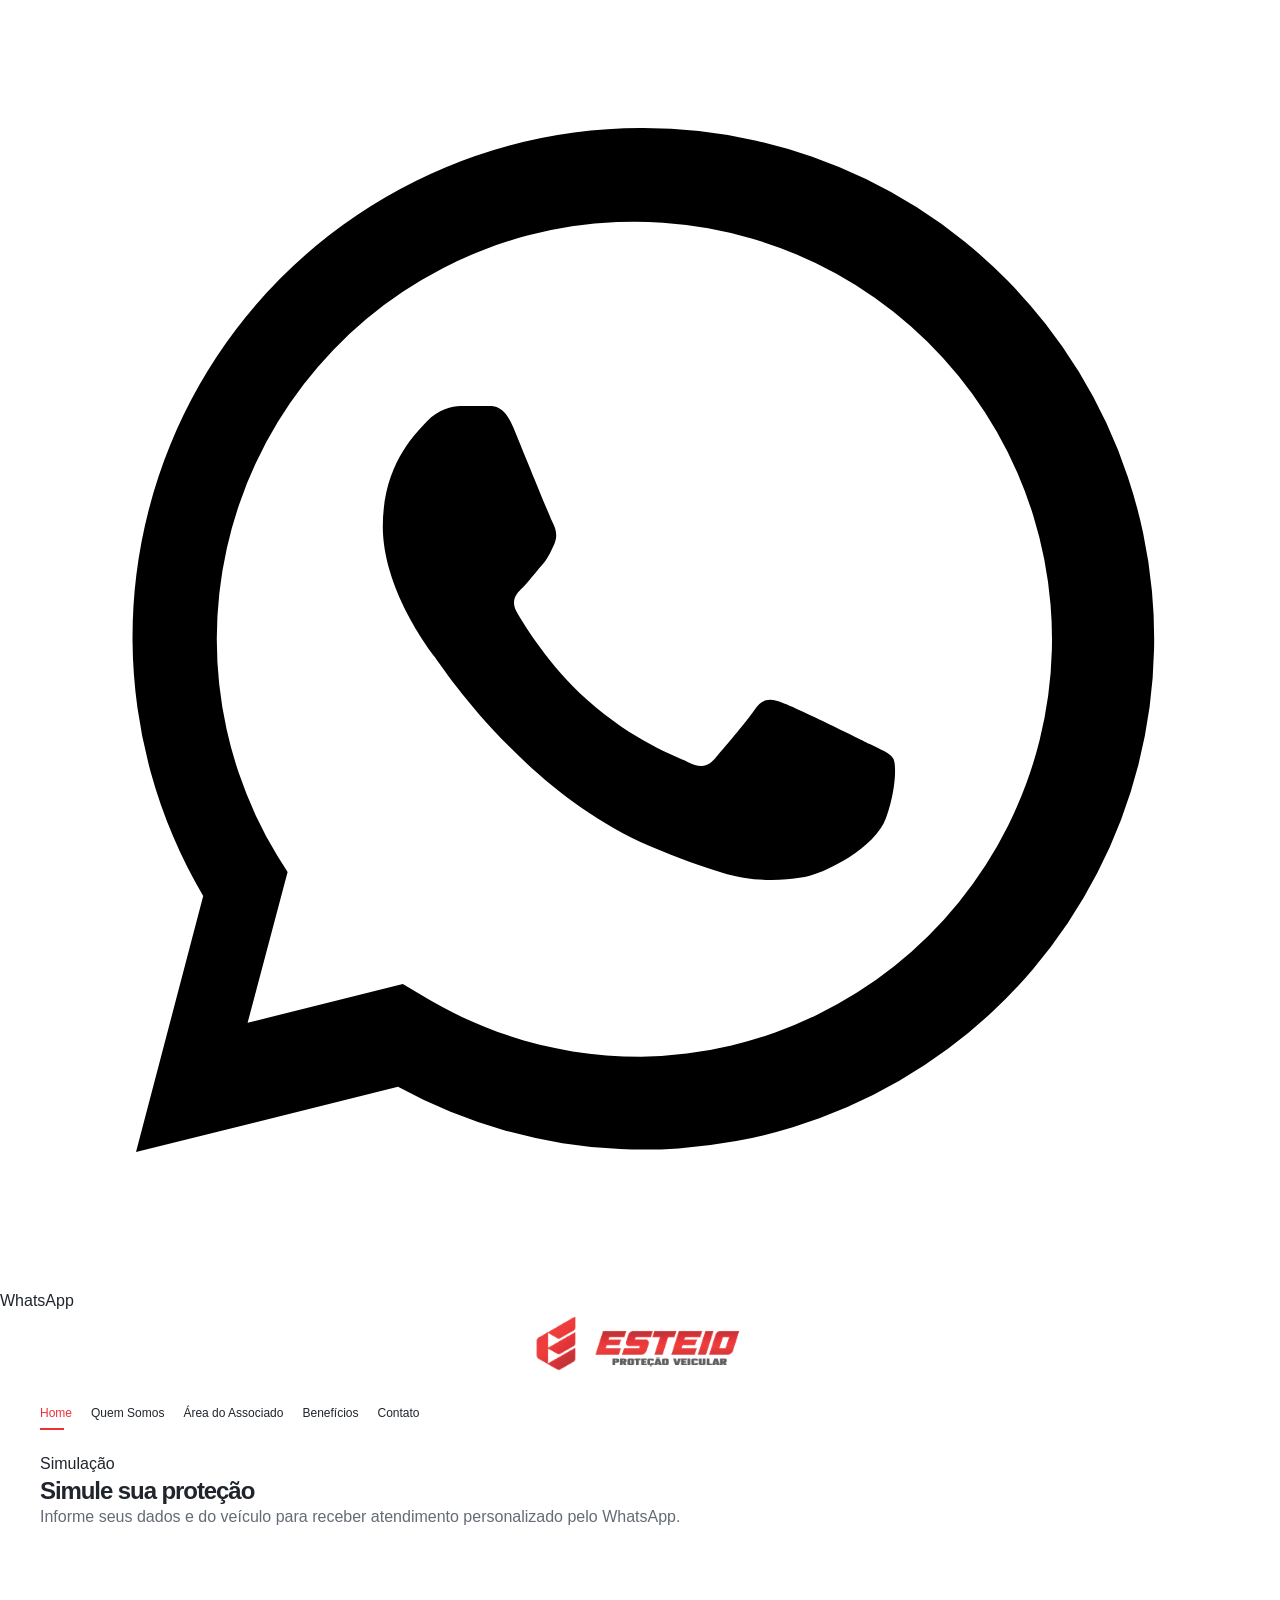
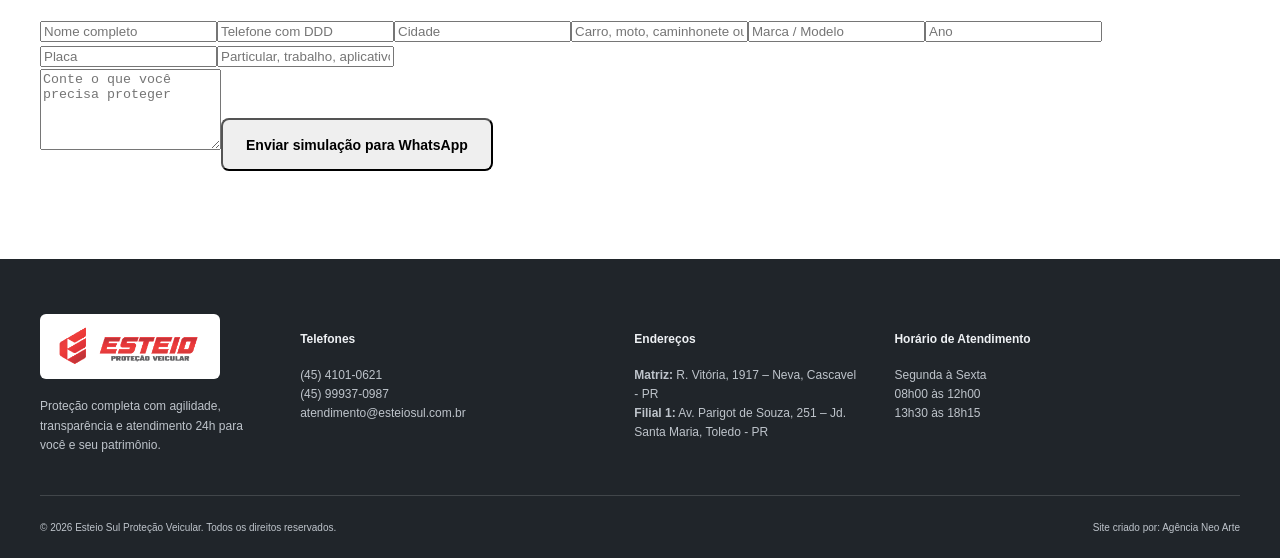
<file: simulacao.html>
<!DOCTYPE html>
<html lang="pt-BR">
<head>
  <meta charset="UTF-8" />
  <meta name="viewport" content="width=device-width, initial-scale=1.0" />
  <title>Simulação | Esteio Sul Proteção Veicular</title>
  <meta name="description" content="Simule sua proteção veicular Esteio Sul." />
  <link rel="icon" type="image/png" href="assets/img/logo.png" />
  <link rel="stylesheet" href="assets/css/style.css" />
</head>
<body>
  <a class="whatsapp-float" href="https://wa.me/5545999370987?text=Ol%C3%A1%20Esteio%20Sul!%20Gostaria%20de%20mais%20informa%C3%A7%C3%B5es%20sobre%20prote%C3%A7%C3%A3o%20veicular." target="_blank" aria-label="Falar no WhatsApp"><svg viewBox="0 0 32 32" aria-hidden="true" focusable="false"><path d="M16.02 3.2A12.73 12.73 0 0 0 5.08 22.4L3.4 28.8l6.55-1.63A12.77 12.77 0 1 0 16.02 3.2Zm0 23.22c-2.04 0-3.94-.58-5.55-1.58l-.4-.24-3.88.97 1-3.77-.26-.41a10.44 10.44 0 1 1 9.1 5.03Zm5.72-7.82c-.31-.16-1.86-.92-2.15-1.02-.29-.11-.5-.16-.72.16-.21.31-.82 1.02-1 1.23-.19.21-.37.24-.68.08-.31-.16-1.32-.49-2.52-1.56-.93-.83-1.56-1.86-1.74-2.17-.18-.31-.02-.48.14-.63.14-.14.31-.37.47-.55.16-.18.21-.31.31-.52.1-.21.05-.39-.03-.55-.08-.16-.72-1.73-.98-2.37-.26-.62-.52-.54-.72-.55h-.61c-.21 0-.55.08-.84.39-.29.31-1.1 1.08-1.1 2.62s1.13 3.04 1.29 3.25c.16.21 2.22 3.38 5.38 4.74.75.32 1.34.52 1.8.66.76.24 1.45.21 1.99.13.61-.09 1.86-.76 2.12-1.49.26-.73.26-1.36.18-1.49-.08-.13-.29-.21-.61-.37Z"/></svg><span>WhatsApp</span></a>
  <header class="site-header">
    <div class="container header-wrap">
      <a href="index.html" class="brand"><img src="assets/img/logo.png" alt="Esteio Sul Proteção Veicular" /></a>
      <button class="menu-toggle" aria-label="Abrir menu">☰</button>
      <nav class="site-nav"><a class="active" href="index.html">Home</a><a class="" href="quem-somos.html">Quem Somos</a><a class="" href="area-do-associado.html">Área do Associado</a><a class="" href="beneficios.html">Benefícios</a><a class="" href="contato.html">Contato</a></nav>
    </div>
  </header>
  <main><section class="page-hero"><div class="container"><span class="section-label">Simulação</span><h1>Simule sua proteção</h1><p>Informe seus dados e do veículo para receber atendimento personalizado pelo WhatsApp.</p></div></section>
<section class="section"><div class="container contact-box max-form"><form class="contact-form whatsapp-form" data-form-title="Simulação de Proteção"><div class="form-grid"><input name="Nome" placeholder="Nome completo" required><input name="Telefone" placeholder="Telefone com DDD" required><input name="Cidade" placeholder="Cidade"><input name="Tipo de veículo" placeholder="Carro, moto, caminhonete ou utilitário"><input name="Marca / Modelo" placeholder="Marca / Modelo"><input name="Ano" placeholder="Ano"><input name="Placa" placeholder="Placa"><input name="Uso do veículo" placeholder="Particular, trabalho, aplicativo..."></div><textarea name="Observações" rows="5" placeholder="Conte o que você precisa proteger"></textarea><button class="btn btn-primary btn-full">Enviar simulação para WhatsApp</button></form></div></section>
</main>
  <footer class="site-footer">
    <div class="container footer-grid">
      <div>
        <img class="footer-logo" src="assets/img/logo.png" alt="Esteio Sul" />
        <p>Proteção completa com agilidade, transparência e atendimento 24h para você e seu patrimônio.</p>
      </div>
      <div>
        <h4>Telefones</h4>
        <p><a href="tel:+554541010621">(45) 4101-0621</a></p>
        <p><a href="https://wa.me/5545999370987" target="_blank">(45) 99937-0987</a></p>
        <p><a href="mailto:atendimento@esteiosul.com.br">atendimento@esteiosul.com.br</a></p>
      </div>
      <div>
        <h4>Endereços</h4>
        <p><strong>Matriz:</strong> R. Vitória, 1917 – Neva, Cascavel - PR</p>
        <p><strong>Filial 1:</strong> Av. Parigot de Souza, 251 – Jd. Santa Maria, Toledo - PR</p>
      </div>
      <div>
        <h4>Horário de Atendimento</h4>
        <p>Segunda à Sexta</p>
        <p>08h00 às 12h00</p>
        <p>13h30 às 18h15</p>
      </div>
    </div>
    <div class="container footer-bottom">
      <span>© 2026 Esteio Sul Proteção Veicular. Todos os direitos reservados.</span>
      <span>Site criado por: <a href="https://neoartepub.com.br/" target="_blank" rel="noopener">Agência Neo Arte</a></span>
    </div>
  </footer>
  <script src="assets/js/script.js"></script>
</body>
</html>
</file>
<file: assets/css/style.css>
:root{--red:#ed3038;--ink:#20252d;--muted:#646b76;--green:#00a648;--light:#f2f5f7;--border:#e5e8ec;--radius:13px}*{box-sizing:border-box}html{scroll-behavior:smooth;scroll-padding-top:100px}body{margin:0;font-family:Arial,Helvetica,sans-serif;color:var(--ink);font-size:16px;line-height:1.6;background:#fff}a{color:inherit;text-decoration:none}button{font:inherit}img{max-width:100%;display:block}svg{flex-shrink:0}.container{width:min(1200px,calc(100% - 64px));margin-inline:auto}.icon{width:25px;height:25px}h1,h2,h3,p,figure{margin:0}h1,h2,h3{line-height:1.13;letter-spacing:-.045em}h2{font-size:clamp(30px,3.1vw,43px);font-weight:800}h3{font-size:18px;letter-spacing:-.025em}p{color:var(--muted)}.section{padding:88px 0}.section-heading{text-align:center;margin:0 auto 46px;max-width:790px}.section-heading>p:last-child:not(.eyebrow){margin-top:14px}.eyebrow{font-size:11px;font-weight:800;letter-spacing:.19em;color:var(--red);margin-bottom:15px}.btn{min-height:53px;display:inline-flex;align-items:center;justify-content:center;gap:11px;border-radius:8px;padding:14px 23px;font-size:14px;font-weight:700;line-height:1.3;transition:background .2s,transform .2s;white-space:normal}.btn:hover{transform:translateY(-2px)}.btn-wa{background:var(--green);color:#fff}.btn-wa:hover{background:#008e3d}.btn .icon{width:21px;height:21px}.btn .arrow{width:18px;height:18px}.header{position:sticky;top:0;z-index:50;background:#fffffffa;border-bottom:1px solid #eee;backdrop-filter:blur(15px)}.header-inner{display:flex;align-items:center;justify-content:space-between;gap:26px;min-height:88px}.brand{width:198px;flex-shrink:0}.brand img{width:100%;height:auto;max-height:63px;object-fit:contain}nav{display:flex;gap:25px;align-items:center}nav a{font-size:12px;white-space:nowrap;padding:28px 0;position:relative}nav a:hover,nav a.active{color:var(--red)}nav a.active:after{content:'';position:absolute;bottom:21px;left:0;width:24px;height:2px;background:var(--red)}.header-cta{font-size:12px;padding:12px 17px;min-height:46px}.header-cta .arrow{display:none}.menu-toggle{display:none}.hero{background-image:linear-gradient(90deg,rgba(7,17,17,.76),rgba(7,17,17,.32) 45%,rgba(7,17,17,0) 75%),url('../imagens/hero.jpg');background-size:cover;background-position:center 57%;position:relative}.hero-inner{min-height:610px;display:flex;align-items:center;padding-block:60px}.hero-copy{max-width:580px}.hero h1{font-size:clamp(48px,5.4vw,75px);line-height:.99;letter-spacing:-.05em;font-weight:800;color:#fff}.hero .light{color:#fff;opacity:.85}.hero-description{max-width:400px;font-size:21px;line-height:1.5;color:#fff;margin:23px 0 28px}.vehicle-types{color:#fff;font-size:12px;margin-top:26px}.vehicle-types span{padding:0 9px;opacity:.5}.trust{border-bottom:1px solid var(--border)}.trust-grid{display:grid;grid-template-columns:repeat(3,1fr);padding:31px 0}.trust-item{display:flex;align-items:center;gap:20px;padding-left:32px;border-right:1px solid var(--border)}.trust-item:first-child{padding-left:0}.trust-item:last-child{border:0}.trust-item>.icon{color:var(--red);width:43px;height:43px}.trust-item strong{font-size:15px}.trust-item p{font-size:12px;margin-top:2px}.steps{display:grid;grid-template-columns:repeat(4,1fr);gap:32px}.step{text-align:center;position:relative}.step:not(:last-child):after{content:'→';position:absolute;right:-26px;top:35px;color:#c4ccd4;font-size:31px;font-weight:300}.step-icon{height:112px;width:112px;border-radius:50%;background:#fff1f2;display:grid;place-items:center;margin:0 auto 18px}.step-icon .icon{color:var(--red);height:47px;width:47px}.step-number{font-size:17px;color:var(--red);font-weight:800}.step h3{margin:11px 0;font-size:17px}.step p{font-size:14px;line-height:1.6;max-width:225px;margin:auto}.protection{background:var(--light)}.protection-layout{display:grid;grid-template-columns:.8fr 1.4fr;gap:70px;align-items:center}.protection-copy>p:not(.eyebrow){font-size:18px;margin:23px 0 28px;max-width:330px}.benefits{display:grid;grid-template-columns:repeat(3,1fr);gap:14px}.benefit{background:#fff;border:1px solid #e9edf0;padding:27px 18px 22px;text-align:center;border-radius:var(--radius)}.benefit>.icon{height:43px;width:43px;color:var(--red);margin-bottom:13px}.benefit h3{font-size:16px;margin-bottom:9px}.benefit p{font-size:13px;line-height:1.5}.fineprint{font-size:11px;margin-top:16px;color:#747b86}.text-link{color:var(--red);font-weight:700}.regulation{font-size:11px;display:block;margin-top:20px}.about-layout{display:grid;grid-template-columns:1fr 1fr;gap:64px;align-items:center}.about-photo{position:relative}.about-photo>img{width:100%;height:440px;object-fit:cover;border-radius:var(--radius)}.photo-tag{position:absolute;bottom:23px;left:23px;background:#fff;display:flex;align-items:center;gap:15px;padding:16px 22px;border-radius:8px;box-shadow:0 8px 30px #0001;font-size:13px;line-height:1.5}.photo-tag .icon{color:var(--red);width:35px;height:35px}.about-copy>p:not(.eyebrow){font-size:15px;margin-top:21px}.check-list{list-style:none;padding:0;margin:24px 0}.check-list li{display:flex;align-items:center;gap:12px;margin:10px 0;font-size:14px;color:var(--muted)}.check-list .icon{background:var(--red);color:white;border-radius:50%;padding:4px;width:22px;height:22px;stroke-width:2.5}.about-link{display:inline-flex;gap:10px;align-items:center;font-size:14px}.about-link .icon:first-child{display:none}.about-link .icon{width:18px}.reviews{background:var(--light)}.review-grid{display:grid;grid-template-columns:repeat(3,1fr);gap:22px}.review{background:#fff;border:1px solid var(--border);border-radius:var(--radius);padding:28px}.review-top{display:flex;align-items:center;gap:12px}.avatar{width:46px;height:46px;background:#ffeaeb;color:var(--red);border-radius:50%;display:grid;place-items:center;font-size:18px}.review figcaption{font-size:13px;line-height:1.5}.review figcaption span{display:block;font-size:11px;color:#9298a1}.quote-mark{color:var(--red);opacity:.25;font-family:Georgia,serif;font-size:53px;line-height:1;margin-left:auto}.review blockquote{margin:18px 0 0;font-size:15px;color:var(--muted);line-height:1.7}.centered{text-align:center}.partners{padding-block:70px}.partner-grid{display:grid;grid-template-columns:repeat(3,1fr);gap:25px;max-width:950px;margin:auto}.partner{border:1px solid var(--border);border-radius:10px;padding:18px 34px;height:130px;display:flex;align-items:center;justify-content:center}.partner img{width:100%;height:95px;object-fit:contain;filter:grayscale(1);transition:filter .2s}.partner:hover img{filter:grayscale(0)}.cta-band{background:var(--red);color:white;padding:43px 0}.cta-layout{display:flex;align-items:center;justify-content:space-between;gap:30px}.cta-band h2{font-size:30px}.cta-band p{color:#ffebec;font-size:14px;margin-top:12px}.btn-white{background:#fff;color:#008e3d;flex-shrink:0}.btn-white:hover{background:#f0fff5}footer{background:#20252a;color:#eef1f4;padding:55px 0 22px;font-size:12px}footer p,footer address{color:#bec4cb}footer h3{font-size:14px;letter-spacing:0;margin-bottom:23px}.footer-grid{display:grid;grid-template-columns:.9fr 1.2fr .9fr 1.4fr;gap:38px}.footer-logo{background:#fff;border-radius:6px;padding:11px;display:block;max-width:180px;margin-bottom:18px}.footer-logo img{width:100%;height:auto}.footer-brand p{font-size:12px;line-height:1.6}.footer-wa{display:inline-flex;align-items:center;gap:8px;margin-top:16px;font-size:12px;color:#d5d9dd}.footer-wa .arrow{display:none}.footer-wa .icon{width:17px;height:17px}.footer-contact>a{display:flex;gap:9px;align-items:flex-start;margin-bottom:13px;overflow-wrap:anywhere}.footer-contact .icon{width:15px;height:15px;margin-top:2px}.hours{margin-top:18px;font-size:12px}.branches>div{margin-bottom:18px}.branches strong{font-size:12px;color:#fff;font-weight:500}address{font-style:normal;line-height:1.7;font-size:11px}.map-link{display:inline-block;color:#d4d8df;font-size:11px;margin-top:14px;text-decoration:underline;text-underline-offset:4px}.footer-bottom{border-top:1px solid #ffffff26;margin-top:40px;padding-top:24px;display:flex;justify-content:space-between;align-items:center;gap:24px;font-size:10px;color:#bec4cb}.floating-wa{position:fixed;right:24px;bottom:24px;z-index:40;width:59px;height:59px;display:grid;place-items:center;background:var(--green);color:#fff;border-radius:50%;box-shadow:0 6px 24px #0003;transition:transform .2s}.floating-wa:hover{transform:translateY(-3px)}.floating-wa .icon{width:30px;height:30px}.floating-wa .arrow,.floating-wa>span{display:none}:focus-visible{outline:3px solid #0577c4;outline-offset:5px}.skip{position:fixed;left:15px;top:-70px;background:#fff;color:#111;padding:10px;z-index:100}.skip:focus{top:10px}
@media(min-width:1500px){.hero-inner{min-height:690px}}@media(max-width:1100px){.container{width:calc(100% - 44px)}.header-inner{gap:18px}.brand{width:165px}nav{gap:15px}.header-cta{font-size:11px;padding:10px 12px}.protection-layout{gap:35px;grid-template-columns:.85fr 1.3fr}.footer-grid{gap:25px}.trust-item{padding-left:20px;gap:12px}.trust-item strong{font-size:13px}.about-layout{gap:35px}}
@media(max-width:900px){.header-inner{min-height:75px}.header-cta{margin-left:auto}.menu-toggle{display:flex;flex-direction:column;justify-content:center;gap:5px;width:39px;height:39px;border:0;background:#f2f3f5;border-radius:6px;order:3;padding:9px;cursor:pointer}.menu-toggle span{display:block;background:var(--ink);width:21px;height:2px}nav{display:none;position:absolute;top:75px;left:0;right:0;background:#fff;border-bottom:1px solid var(--border);padding:15px 24px;box-shadow:0 10px 20px #0001}nav.open{display:flex;align-items:stretch;flex-direction:column;gap:0}nav a{padding:12px 0;font-size:14px}nav a.active:after{display:none}.hero-inner{min-height:580px}.hero h1{font-size:61px}.hero{background-position:60% center}.hero-description{font-size:19px;max-width:350px}.protection-layout{grid-template-columns:1fr;gap:36px}.protection-copy{text-align:center}.protection-copy h2 br{display:none}.protection-copy>p:not(.eyebrow){max-width:540px;margin:20px auto}.regulation{margin-top:16px}.about-layout{gap:28px}.about-photo>img{height:440px}.photo-tag{left:15px;right:15px;bottom:15px;padding:13px}.review{padding:21px}.footer-grid{grid-template-columns:1fr 1fr;gap:40px}.steps{gap:22px}.step h3{font-size:15px}.step-icon{width:95px;height:95px}.trust-item p{font-size:11px}.trust-item>.icon{width:32px;height:32px}.cta-band h2{font-size:25px}.cta-layout{gap:22px}.cta-band p{max-width:360px}.section{padding:68px 0}.partner{padding:12px 22px}}
@media(max-width:600px){html{scroll-padding-top:78px}.container{width:calc(100% - 36px)}.section{padding:55px 0}.brand{width:144px}.header-inner{gap:10px;min-height:70px}.header-cta{min-height:38px;padding:10px;font-size:0;gap:0}.header-cta .icon{width:21px;height:21px}.header-cta span{display:none}.header-cta:after{content:'WhatsApp';font-size:11px;margin-left:7px}nav{top:70px}.hero{background-position:65% center;background-image:linear-gradient(90deg,rgba(7,17,17,.82),rgba(7,17,17,.35)),url('../imagens/hero.jpg')}.hero-inner{min-height:590px;padding:58px 0}.hero h1{font-size:clamp(45px,11.3vw,62px);line-height:1.03}.hero .eyebrow{font-size:9px;letter-spacing:.15em}.hero-description{font-size:18px;max-width:295px;margin-top:22px}.hero .btn{font-size:13px;padding-inline:17px}.vehicle-types{font-size:10px}.vehicle-types span{padding:0 5px}.trust-grid{grid-template-columns:1fr;padding:7px 0}.trust-item{padding:17px 12px!important;border:0;border-bottom:1px solid var(--border);gap:18px}.trust-item:last-child{border:0}.trust-item strong{font-size:14px}.trust-item p{font-size:12px}.trust-item>.icon{width:34px;height:34px}.section-heading{margin-bottom:32px}.section-heading h2{font-size:31px}.section-heading>p:last-child{font-size:14px}.eyebrow{font-size:10px}.steps{grid-template-columns:1fr 1fr;gap:35px 20px}.step:not(:last-child):after{display:none}.step-icon{width:86px;height:86px;margin-bottom:13px}.step-icon .icon{width:37px;height:37px}.step h3{font-size:15px;line-height:1.3;margin:8px 0}.step p{font-size:12px}.benefits{grid-template-columns:repeat(2,1fr);gap:11px}.benefit{padding:24px 13px 20px}.benefit h3{font-size:14px}.benefit p{font-size:12px}.benefit>.icon{height:36px;width:36px}.protection-copy h2{font-size:33px}.protection-copy>p:not(.eyebrow){font-size:16px}.fineprint{font-size:10px}.about-layout{grid-template-columns:1fr;gap:34px}.about-photo>img{height:340px}.photo-tag{left:18px;right:auto}.about-copy h2{font-size:33px}.about-copy>p:not(.eyebrow){font-size:14px}.review-grid{grid-template-columns:1fr;gap:14px}.review{padding:23px}.review blockquote{font-size:14px;margin-top:13px}.partner-grid{gap:10px}.partner{height:87px;padding:8px}.partner img{height:66px}.partners .section-heading h2{font-size:28px}.cta-layout{flex-direction:column;align-items:flex-start;gap:24px}.cta-band{padding:34px 0}.cta-band h2{font-size:28px;max-width:330px}.cta-band p{font-size:13px}.cta-band .btn{font-size:13px}.footer-grid{grid-template-columns:1fr;gap:32px}.footer-grid>div{padding-bottom:24px;border-bottom:1px solid #ffffff15}.footer-grid>div:last-child{padding-bottom:0;border-bottom:0}.footer-brand{display:grid;grid-template-columns:1fr 1fr;gap:12px 24px;align-items:center}.footer-logo{margin-bottom:0}.footer-brand .footer-wa{grid-column:1/-1;margin-top:0}footer{padding-top:37px;padding-bottom:95px}footer h3{margin-bottom:15px}.footer-contact{display:block}.footer-bottom{flex-direction:column;align-items:flex-start;gap:13px;margin-top:26px;padding-top:22px;font-size:10px}.floating-wa{right:17px;bottom:17px;width:55px;height:55px}.btn .arrow{width:17px}.branches>div{margin-bottom:14px}}
@media(prefers-reduced-motion:reduce){html{scroll-behavior:auto}*,*:before,*:after{transition:none!important;animation:none!important}}

/* PNG icons and actual associated portraits — update 02. */
.png-icon{object-fit:contain;display:inline-block;vertical-align:middle;flex-shrink:0}
.avatar-photo{width:52px;height:52px;min-width:52px;border-radius:50%;object-fit:cover;background:transparent}
.review-top .avatar-photo{display:block}
.step-icon .png-icon{width:50px;height:50px}
.benefit>.png-icon{width:46px;height:46px}
.whatsapp-icon{object-fit:contain}
.floating-wa .whatsapp-icon{width:32px;height:32px}
.btn-white .whatsapp-icon{width:23px;height:23px}
@media(max-width:600px){.step-icon .png-icon{width:41px;height:41px}.benefit>.png-icon{width:39px;height:39px}}
/* Central do associado e benefícios */
.associate-button{background:#fff4f4;color:#b8202a;border:1px solid #f7ccd0;min-height:45px;font-size:12px;padding:12px 16px;white-space:nowrap;flex-shrink:0}.associate-button:hover{background:#ffe7e9}.associate-button .icon{width:19px;height:19px}nav{gap:19px}.assistance-section{background:#fff;border-bottom:1px solid var(--border)}.assistance-layout{display:grid;grid-template-columns:.95fr 1.3fr;gap:95px;align-items:start}.assistance-intro>p:not(.eyebrow){max-width:370px;font-size:16px;margin:22px 0}.assistance-badge{display:flex;gap:17px;align-items:center;border-left:3px solid var(--red);padding:15px 20px;background:#fff4f4;border-radius:0 9px 9px 0;margin:28px 0}.assistance-badge>.icon{width:39px;height:39px}.assistance-badge strong{display:block;font-size:16px}.assistance-badge span{display:block;font-size:12px;color:var(--muted)}.assistance-intro>.text-link{font-size:12px}.assistance-services{border:1px solid var(--border);border-radius:14px;padding:8px 28px 20px}.assistance-service{display:flex;align-items:flex-start;gap:19px;padding:23px 0;border-bottom:1px solid var(--border)}.assistance-service:last-of-type{border-bottom:0}.assistance-service>.icon{width:30px;height:30px;margin-top:2px}.assistance-service h3{font-size:17px;margin-bottom:7px}.assistance-service p{font-size:13px;line-height:1.6}.assistance-services>.fineprint{margin-top:0}.footer-member-link{color:#fff!important;font-weight:700}.member-hero{background:linear-gradient(110deg,#fff0f1,#f6f7f9);padding:40px 0 52px}.member-hero h1{font-size:clamp(34px,4vw,52px)}.breadcrumb{display:flex;align-items:center;gap:12px;font-size:11px;color:var(--muted);margin-bottom:30px}.breadcrumb a:hover{color:var(--red)}.member-hero .eyebrow{font-size:10px}.member-grid{display:grid;grid-template-columns:repeat(3,1fr);gap:24px}.member-card{border:1px solid var(--border);border-radius:14px;padding:31px;display:flex;flex-direction:column;align-items:flex-start}.member-card-icon{display:grid;place-items:center;width:68px;height:68px;border-radius:17px;background:#fff0f1;margin-bottom:23px}.member-card-icon>.icon{width:34px;height:34px}.member-card h3{font-size:23px;line-height:1.2;margin-bottom:16px}.member-card>p{font-size:14px;line-height:1.8;margin-bottom:25px}.member-card>.text-link{margin-top:auto;font-size:13px}.member-help{margin-top:45px;background:var(--light);padding:30px 36px;border-radius:12px;display:flex;align-items:center;justify-content:space-between;gap:25px}.member-help h3{font-size:21px;margin-bottom:10px}.member-help p{font-size:13px}.member-help .btn{flex-shrink:0}.service-narrow{max-width:850px}.back-link{display:inline-block;font-size:13px;margin-bottom:26px}.service-panel{border:1px solid var(--border);border-radius:16px;padding:45px}.service-panel h2{font-size:37px;margin-bottom:24px}.service-panel>p:not(.eyebrow){font-size:15px;line-height:1.9;margin:20px 0}.event-actions{display:flex;flex-wrap:wrap;gap:14px;margin:27px 0 20px}.btn-call{background:var(--ink);color:#fff}.event-email{color:var(--red);font-size:14px;text-decoration:underline;text-underline-offset:4px}.service-panel>.fineprint{font-size:11px!important}.rules-note{padding:22px;border-left:3px solid var(--red);background:#fff4f4;margin:28px 0}.rules-note p{font-size:13px;margin-top:8px}.rules-panel .btn{margin-top:8px}
@media(max-width:1100px) and (min-width:901px){nav{gap:13px}nav a{font-size:11px}.associate-button{padding:11px;font-size:11px}.header-inner{gap:17px}.brand{width:150px}}
@media(max-width:900px){.associate-button{margin-left:auto}.assistance-layout{gap:40px;grid-template-columns:.95fr 1.2fr}.assistance-services{padding-inline:20px}.member-card{padding:23px}.member-card h3{font-size:20px}.member-grid{gap:16px}.member-help{padding:25px}.assistance-intro h2{font-size:33px}}
@media(max-width:600px){.header .brand{width:120px}.associate-button{font-size:10px;padding:10px 9px;gap:6px;min-height:38px}.associate-button .icon{width:16px;height:16px}.header-inner{gap:8px}.assistance-layout{grid-template-columns:1fr;gap:27px}.assistance-intro h2{font-size:32px}.assistance-intro>p:not(.eyebrow){font-size:14px}.assistance-badge{margin:23px 0}.assistance-services{padding:3px 21px 18px}.assistance-service{padding:21px 0;gap:15px}.member-hero{padding:25px 0 36px}.member-hero h1{font-size:34px}.breadcrumb{margin-bottom:25px}.member-grid{grid-template-columns:1fr}.member-card{padding:27px}.member-card h3{font-size:23px}.member-card-icon{width:57px;height:57px;margin-bottom:18px}.member-help{flex-direction:column;align-items:flex-start;margin-top:30px}.service-panel{padding:27px 23px}.service-panel h2{font-size:30px}.service-panel>p:not(.eyebrow){font-size:14px}.event-actions{flex-direction:column}.event-actions .btn{font-size:12px}.rules-panel .btn{font-size:12px}}
/* Localização e contato por WhatsApp */
.contact-section{background:#f5f7f9}.contact-layout{display:grid;grid-template-columns:1fr 1fr;gap:36px;align-items:start}.contact-location{background:#fff;border:1px solid var(--border);border-radius:16px;overflow:hidden}.contact-map{height:354px;background:#e9edf0}.contact-map iframe{display:block;width:100%;height:100%}.contact-location-info{display:flex;gap:30px;justify-content:space-between;padding:29px}.contact-location-info .eyebrow{font-size:9px;margin-bottom:12px}.contact-location-info h3{font-size:22px;margin-bottom:15px}.contact-location-info address{font-size:14px;color:var(--muted);margin-bottom:15px}.contact-location-info .text-link{font-size:12px}.contact-opening{padding-top:25px;min-width:145px}.contact-opening strong{font-size:12px}.contact-opening p{font-size:12px;line-height:1.9;margin-top:10px}.contact-form-card{background:#fff;border:1px solid var(--border);border-radius:16px;padding:32px}.contact-form-card>h3{font-size:26px;margin-bottom:13px}.contact-form-card>p{font-size:14px;margin-bottom:24px}.form-row{display:grid;grid-template-columns:1fr 1fr;gap:16px}.field{display:flex;flex-direction:column;gap:8px;margin-bottom:17px}.field label{font-size:12px;font-weight:700}.field label>span{color:var(--red)}.field label small{font-weight:400;color:var(--muted);font-size:11px}.field input,.field select,.field textarea{font:inherit;font-size:13px;color:var(--ink);width:100%;min-width:0;border:1px solid #dce1e6;border-radius:7px;background:#fff;padding:12px;line-height:1.5}.field input,.field select{height:45px}.field textarea{resize:vertical;min-height:108px}.field input::placeholder,.field textarea::placeholder{color:#8b929c}.field input:focus,.field select:focus,.field textarea:focus{outline:2px solid #ed30382b;border-color:var(--red);outline-offset:1px}.contact-submit{border:0;width:100%;cursor:pointer;margin-top:3px}.form-note{font-size:11px;margin-top:13px;line-height:1.7}.form-note a{text-decoration:underline}.contact-feedback{font-size:12px;margin-top:9px;color:#16713b}.contact-feedback:empty{display:none}
@media(max-width:900px){.contact-layout{gap:23px}.contact-form-card{padding:25px}.contact-location-info{flex-direction:column;gap:20px;padding:25px}.contact-opening{padding-top:0;border-top:1px solid var(--border);padding-block-start:18px}.contact-map{height:335px}.form-row{grid-template-columns:1fr;gap:0}}
@media(max-width:600px){.contact-layout{grid-template-columns:1fr;gap:23px}.contact-map{height:290px}.contact-location-info{flex-direction:row;flex-wrap:wrap;gap:22px;padding:23px}.contact-opening{padding:0;border:0;min-width:120px}.contact-form-card{padding:25px 22px}.contact-form-card>h3{font-size:24px}.contact-submit{font-size:13px}.field input,.field select,.field textarea{font-size:16px}.contact-location-info address{font-size:13px}}

/* Ajustes de alinhamento e identidade do botão */
.associate-button{background:var(--red);color:#fff;border-color:var(--red)}
.associate-button:hover{background:#cc202b;border-color:#cc202b;color:#fff}
.contact-layout{align-items:stretch}
.contact-location{display:flex;flex-direction:column}
.contact-map{position:relative;flex:1;min-height:354px;height:auto}
.contact-map iframe{position:absolute;inset:0;width:100%;height:100%}
.contact-location-info{flex-shrink:0}
@media(max-width:900px){.contact-map{min-height:335px}}
@media(max-width:600px){.contact-map{flex:none;height:290px;min-height:290px}}

/* Ações destacadas da central do associado */
.member-card>.member-action{background:var(--red);color:#fff;display:flex;width:100%;min-height:52px;margin-top:auto;justify-content:center;text-align:center;font-size:13px;font-weight:700;padding:15px 16px;border:1px solid var(--red);border-radius:8px;box-shadow:0 3px 9px #ed30381a}
.member-card>.member-action:hover{background:#cc202b;border-color:#cc202b;box-shadow:0 5px 13px #ed303833}
.member-card>.member-action:focus-visible{outline:3px solid #172b4d;outline-offset:4px}
/* Movimento discreto dos ícones ao passar o mouse */
.trust-item>.png-icon,.step-icon>.png-icon,.benefit>.png-icon,.assistance-service>.png-icon,.assistance-badge>.png-icon,.photo-tag>.png-icon,.member-card-icon>.png-icon,.check-list .png-icon{transition:transform .24s ease}
.trust-item:hover>.png-icon{transform:translateY(-4px) scale(1.08)}
.step:hover .step-icon>.png-icon{transform:translateY(-5px) rotate(-4deg) scale(1.06)}
.benefit:hover>.png-icon,.assistance-service:hover>.png-icon{transform:translateY(-4px) rotate(-5deg) scale(1.08)}
.assistance-badge:hover>.png-icon,.photo-tag:hover>.png-icon,.member-card:hover .member-card-icon>.png-icon{transform:translateY(-4px) scale(1.08)}
.check-list li:hover .png-icon{transform:scale(1.15)}
@media(prefers-reduced-motion:reduce){.trust-item>.png-icon,.step-icon>.png-icon,.benefit>.png-icon,.assistance-service>.png-icon,.assistance-badge>.png-icon,.photo-tag>.png-icon,.member-card-icon>.png-icon,.check-list .png-icon{transition:none}}
/* Nos blocos destacados, o movimento é aplicado ao shape completo */
.trust-item,.step-icon,.benefit,.photo-tag,.assistance-badge,.member-card-icon{transition:transform .24s ease,box-shadow .24s ease}
.trust-item:hover{transform:translateY(-3px)}
.trust-item:hover>.png-icon{transform:none}
.step:hover .step-icon{transform:translateY(-5px) scale(1.04)}
.step:hover .step-icon>.png-icon{transform:none}
.benefit:hover{transform:translateY(-5px);box-shadow:0 10px 24px #20252d12}
.benefit:hover>.png-icon{transform:none}
.photo-tag:hover{transform:translateY(-5px) scale(1.02)}
.photo-tag:hover>.png-icon{transform:none}
.assistance-badge:hover{transform:translateY(-4px);box-shadow:0 8px 18px #ed30381a}
.assistance-badge:hover>.png-icon{transform:none}
.member-card:hover .member-card-icon{transform:translateY(-4px) scale(1.04)}
.member-card:hover .member-card-icon>.png-icon{transform:none}
@media(prefers-reduced-motion:reduce){.trust-item,.step-icon,.benefit,.photo-tag,.assistance-badge,.member-card-icon{transition:none}}
/* Os três selos vermelhos da seção Quem Somos se movimentam por inteiro */
.about-copy .check-list li>.icon{transition:transform .24s ease;transform-origin:center}
.about-copy .check-list li:hover>.icon{transform:translateY(-4px) scale(1.1)}
@media(prefers-reduced-motion:reduce){.about-copy .check-list li>.icon{transition:none}}
</file>
